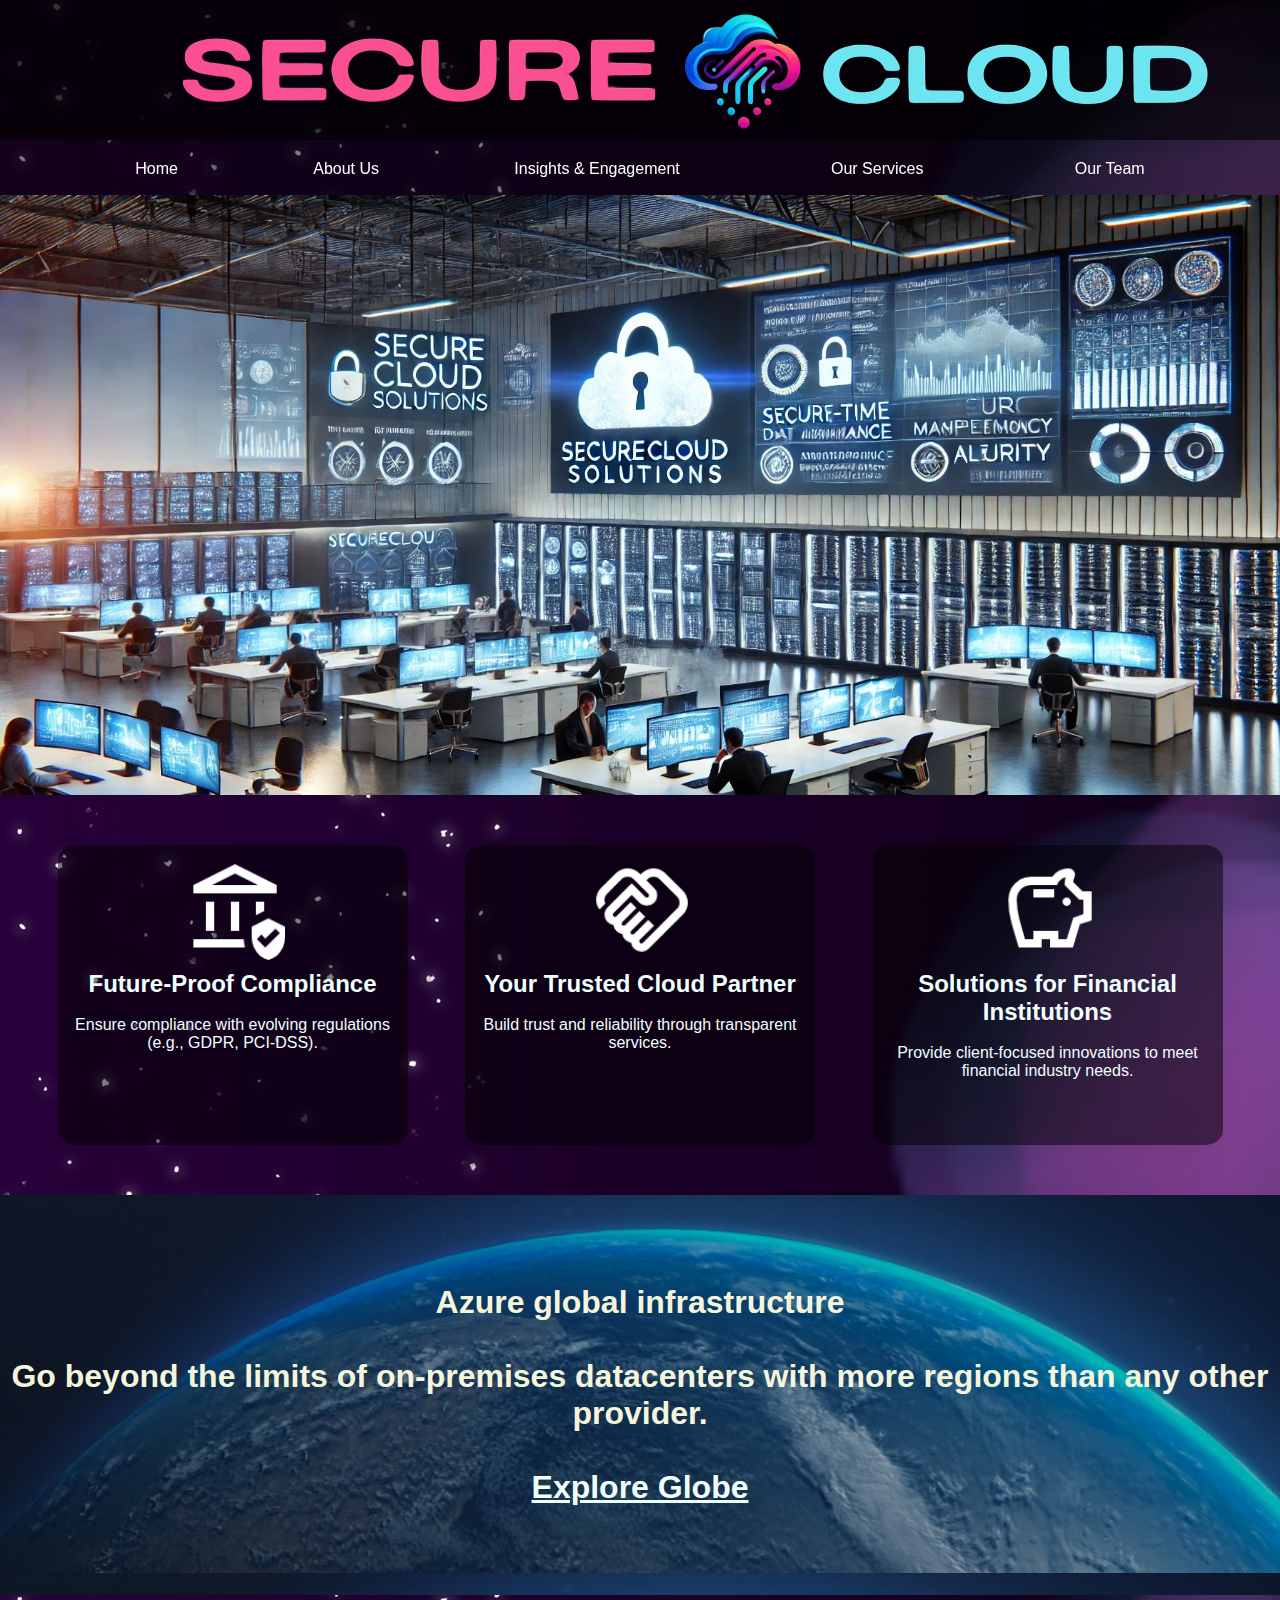
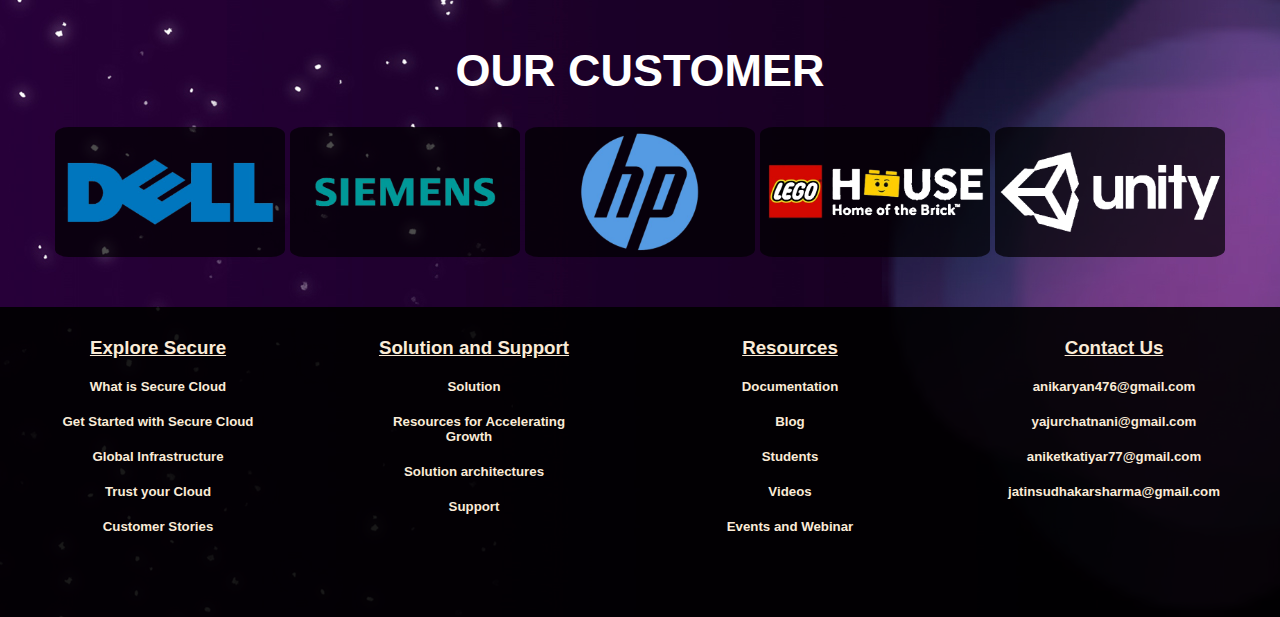
<file: index.html>
<!DOCTYPE html>
<html lang="en">
<head>
    <meta charset="UTF-8">
    <meta name="viewport" content="width=device-width, initial-scale=1.0">
    <title>Home</title>
    <link rel="stylesheet" href="style.css">
</head>
<body>
    <div id="headerlogo">
        <div id="headerlogoalign"></div>
    </div>
    <div id="headertabs">
        <a href="index.html">Home</a>
        <a href="aboutus.html">About Us</a>
        <a href="insight.html">Insights & Engagement</a>
        <div class="dropdown">
            <div class="dropbtn">Our Services</div>
            <div class="dropdown-content">
              
              <a href="cgold.html">C-Gold</a>
              <a href="neuroLock.html">Universal Cloud-Finance System / NeuroLock</a>
              <a href="Problem3.html"> DeCloud-Finance / AIC-Sentinel</a>
              
              <a href="otherProduct.html">Other Products</a>
            </div>
          </div>
        <a href="contact.html">Our Team</a>
    </div>
    <div id="banner"></div>
    <div id="container">
        <div class = "indexcontainer"> 
            <div class="indexcontainericon1"></div>
            
            <h2>Future-Proof Compliance</h2>
    
            <p><br>Ensure compliance with evolving regulations (e.g., GDPR, PCI-DSS).</p>
        </div>
        <div class = "indexcontainer"> 
            <div class="indexcontainericon2"></div>
            <h2>Your Trusted Cloud Partner</h2>
    
            <p><br>Build trust and reliability through transparent services.</p>
        </div>
        <div class = "indexcontainer"> 
            <div class="indexcontainericon3"></div>
            <h2>Solutions for Financial Institutions</h2>
    
            <p><br>Provide client-focused innovations to meet financial industry needs.</p>
        </div>
    </div>
    <div id="globalbanner">
        <center><h1>Azure global infrastructure <br><br>Go beyond the limits of on-premises datacenters with more regions than any other provider.<br><br> <a href="WIP.html">Explore Globe</a></h1></center>
        
    </div>
    <div id="clientwhole">
        <h1 id="ourclientsh1"> OUR CUSTOMER</h1>
        <div id="ourclients">
            <div id="first"></div>
            <div id="sec"></div>
            <div id="third"></div>
            <div id="fourth"></div>
            <div id="fifth"></div>
        </div> 
    </div>
    <div id="footer">
        <div class="block">
            <h3><center><u>Explore Secure</u></center></h3>
            <h5><center><a href="WIP.html">What is Secure Cloud</a></center></h5>
            <h5><center><a href="WIP.html">Get Started with Secure Cloud</a></center></h5>
            <h5><center><a href="WIP.html">Global Infrastructure</a></center></h5>
            <h5><center><a href="WIP.html">Trust your Cloud</a></center></h5>
            <h5><center><a href="WIP.html">Customer Stories</a></center></h5>
        </div>
        <div class="block">
            <h3><center><u>Solution and Support</u></center></h3>
            <h5><center><a href="WIP.html">Solution</a></center></h5>
            <h5><center><a href="WIP.html">Resources for Accelerating Growth</a></center></h5>
            <h5><center><a href="WIP.html">Solution architectures</a></center></h5>
            <h5><center><a href="WIP.html">Support</a></center></h5>
            
        </div>
        <div class="block">
            <h3><center><u>Resources</u></center></h3>
            <h5><center><a href="WIP.html">Documentation</a></center></h5>
            <h5><center><a href="WIP.html">Blog</a></center></h5>
            <h5><center><a href="WIP.html">Students</a></center></h5>
            <h5><center><a href="WIP.html">Videos</a></center></h5>
            <h5><center><a href="WIP.html">Events and Webinar</a></center></h5>
        </div>
        <div class="block">
            <h3><center><u>Contact Us</u></center></h3>
            <h5><center><a href="">anikaryan476@gmail.com</a></center></h5>
            <h5><center><a href="">yajurchatnani@gmail.com</a></center></h5>
            <h5><center><a href="">aniketkatiyar77@gmail.com</a></center></h5>
            <h5><center><a href="">jatinsudhakarsharma@gmail.com</a></center></h5>
        </div>
    </div>
</body>
</html>
</file>
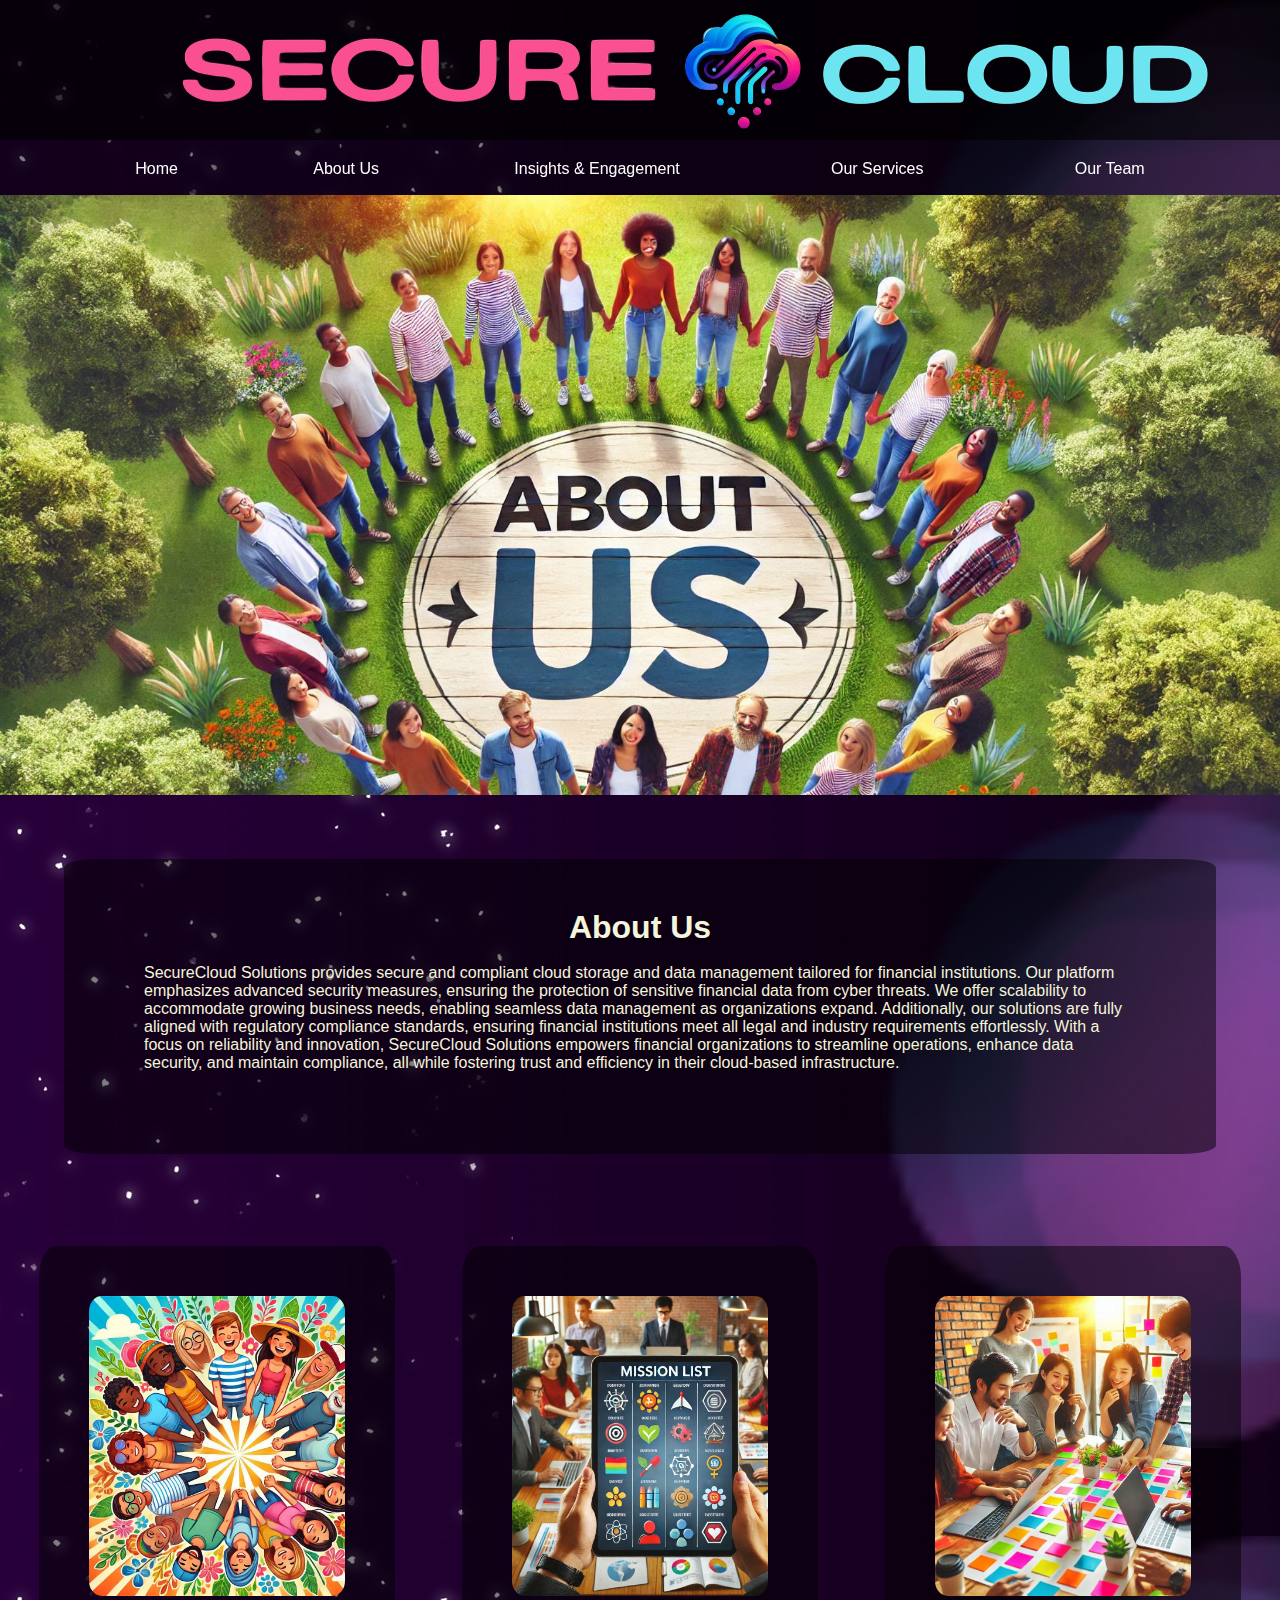
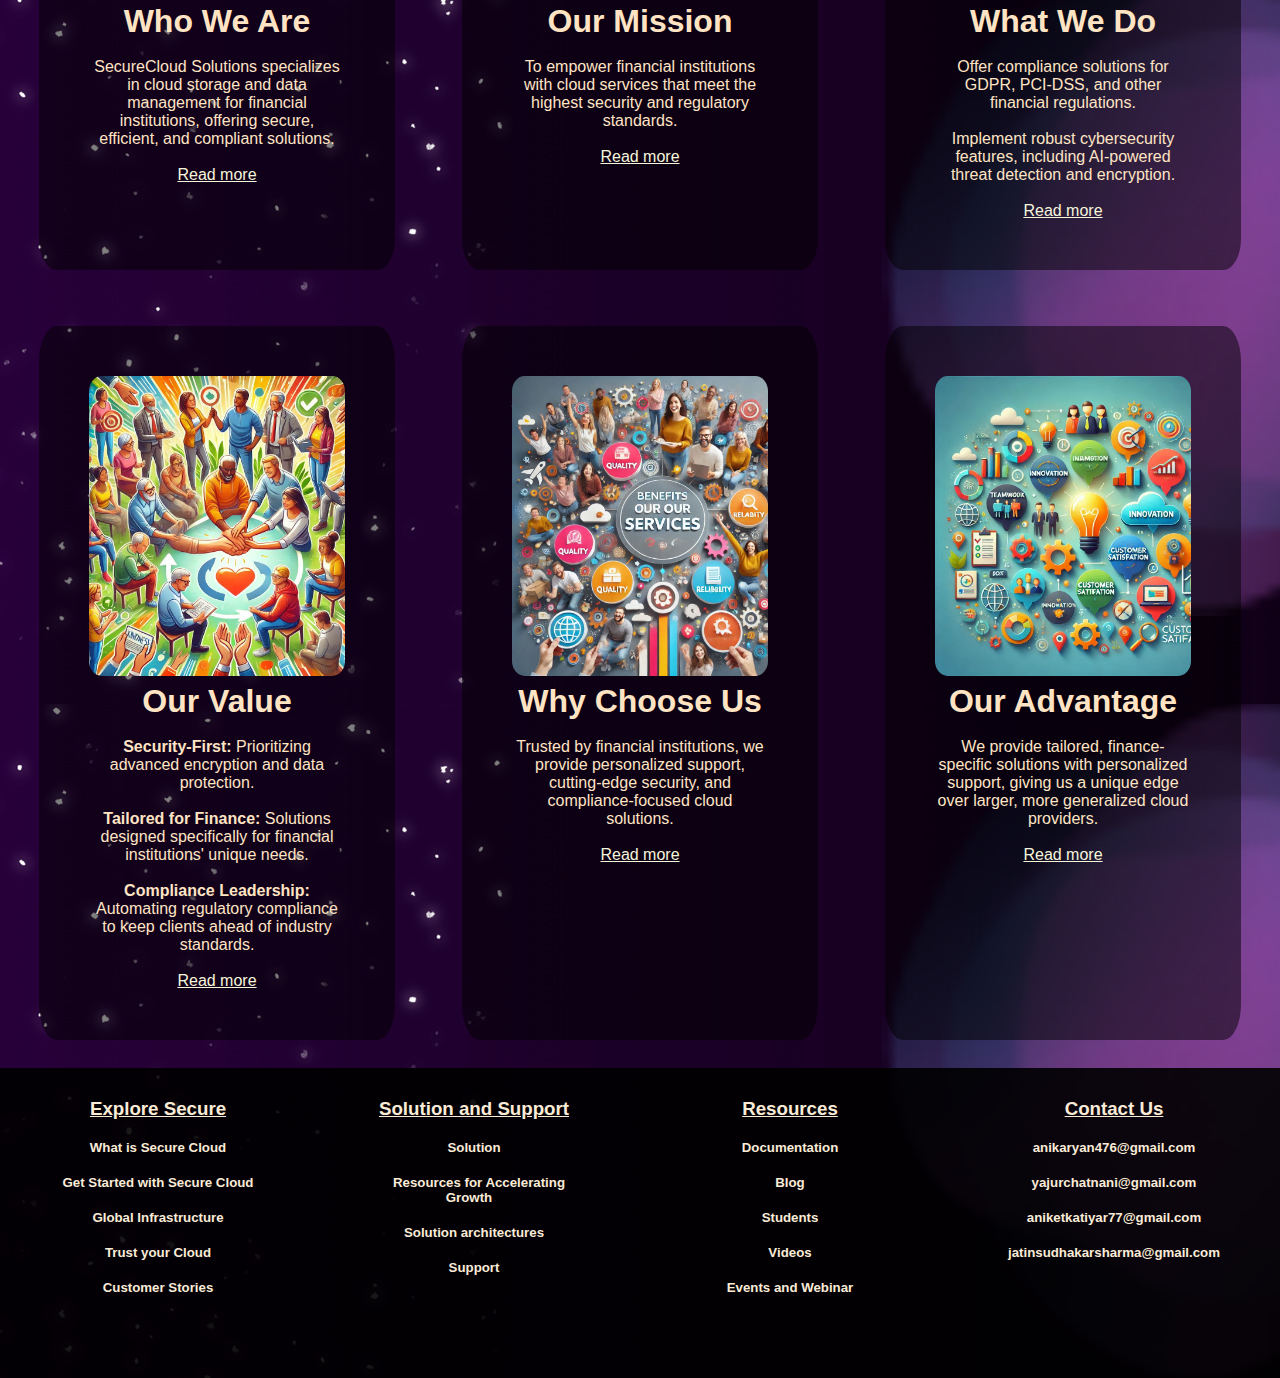
<file: aboutus.html>
<!DOCTYPE html>
<html lang="en">
<head>
    <meta charset="UTF-8">
    <meta name="viewport" content="width=device-width, initial-scale=1.0">
    <title>About Us</title>
    <link rel="stylesheet" href="style.css">
</head>
<body>
    <div id="headerlogo">
        <div id="headerlogoalign"></div>
    </div>
    <div id="headertabs">
        <a href="index.html">Home</a>
        <a href="aboutus.html">About Us</a>
        <a href="insight.html">Insights & Engagement</a>
        <div class="dropdown">
            <div class="dropbtn">Our Services</div>
            <div class="dropdown-content">
              
              <a href="cgold.html">C-Gold</a>
              <a href="neuroLock.html">Universal Cloud-Finance System / NeuroLock</a>
              <a href="Problem3.html"> DeCloud-Finance / AIC-Sentinel</a>
              
              <a href="otherProduct.html">Other Products</a>
            </div>
          </div>
        <a href="contact.html">Our Team</a>
    </div>
    <div id="banneraboutus"></div>
    <div id="aboutus">
        <h1><center>About Us</center></h1>
        <p><br>SecureCloud Solutions provides secure and compliant cloud storage and data management tailored for financial institutions. Our platform emphasizes advanced security measures, ensuring the protection of sensitive financial data from cyber threats. We offer scalability to accommodate growing business needs, enabling seamless data management as organizations expand. Additionally, our solutions are fully aligned with regulatory compliance standards, ensuring financial institutions meet all legal and industry requirements effortlessly. With a focus on reliability and innovation, SecureCloud Solutions empowers financial organizations to streamline operations, enhance data security, and maintain compliance, all while fostering trust and efficiency in their cloud-based infrastructure.</p>
    </div>
    <div id="aboutuscontainerwhole">
    <div class="aboutuscontainer"> 
        <div id="aboutuscontainerimg1"></div>
        <h1>Who We Are</h1>
        <p><br>SecureCloud Solutions specializes in cloud storage and data management for financial institutions, offering secure, efficient, and compliant solutions.<br></p>
        <p><br></p>
        <a href="WIP.html">Read more</a>
    </div>
    <div class="aboutuscontainer"> 
        <div id="aboutuscontainerimg2"></div>
        <h1>Our Mission</h1>
        <p><br>To empower financial institutions with cloud services that meet the highest security and regulatory standards.<br></p>
        <p><br></p>
        <a href="WIP.html">Read more</a>
    </div>
    <div class="aboutuscontainer"> 
        <div id="aboutuscontainerimg3"></div>
        <h1>What We Do</h1>
        <p><br>Offer compliance solutions for GDPR, PCI-DSS, and other financial regulations.<br><br>Implement robust cybersecurity features, including AI-powered threat detection and encryption.<br></p>
        <p><br></p>
        <a href="WIP.html">Read more</a>
    </div>
    </div>
    <div id="aboutuscontainerwhole">
        <div class="aboutuscontainer"> 
            <div id="aboutuscontainerimg4"></div>
            <h1>Our Value</h1>
            <p><br><b>Security-First:</b> Prioritizing advanced encryption and data protection. <br><br><b>Tailored for Finance:</b> Solutions designed specifically for financial institutions' unique needs.<br><br><b>Compliance Leadership:</b> Automating regulatory compliance to keep clients ahead of industry standards.<br></p>
            <p><br></p>
            <a href="WIP.html">Read more</a>
        </div>
        <div class="aboutuscontainer"> 
            <div id="aboutuscontainerimg5"></div>
            <h1>Why Choose Us</h1>
            <p><br>Trusted by financial institutions, we provide personalized support, cutting-edge security, and compliance-focused cloud solutions.<br></p>
            <p><br></p>
            <a href="WIP.html">Read more</a>
        </div>
        <div class="aboutuscontainer"> 
            <div id="aboutuscontainerimg6"></div>
            <h1>Our Advantage</h1>
            <p><br>We provide tailored, finance-specific solutions with personalized support, giving us a unique edge over larger, more generalized cloud providers.<br></p>
            <p><br></p>
            <a href="WIP.html">Read more</a>
        </div>
    </div>
    <div id="footer">
        <div class="block">
            <h3><center><u>Explore Secure</u></center></h3>
            <h5><center><a href="WIP.html">What is Secure Cloud</a></center></h5>
            <h5><center><a href="WIP.html">Get Started with Secure Cloud</a></center></h5>
            <h5><center><a href="WIP.html">Global Infrastructure</a></center></h5>
            <h5><center><a href="WIP.html">Trust your Cloud</a></center></h5>
            <h5><center><a href="WIP.html">Customer Stories</a></center></h5>
        </div>
        <div class="block">
            <h3><center><u>Solution and Support</u></center></h3>
            <h5><center><a href="WIP.html">Solution</a></center></h5>
            <h5><center><a href="WIP.html">Resources for Accelerating Growth</a></center></h5>
            <h5><center><a href="WIP.html">Solution architectures</a></center></h5>
            <h5><center><a href="WIP.html">Support</a></center></h5>
            
        </div>
        <div class="block">
            <h3><center><u>Resources</u></center></h3>
            <h5><center><a href="WIP.html">Documentation</a></center></h5>
            <h5><center><a href="WIP.html">Blog</a></center></h5>
            <h5><center><a href="WIP.html">Students</a></center></h5>
            <h5><center><a href="WIP.html">Videos</a></center></h5>
            <h5><center><a href="WIP.html">Events and Webinar</a></center></h5>
        </div>
        <div class="block">
            <h3><center><u>Contact Us</u></center></h3>
            <h5><center><a href="">anikaryan476@gmail.com</a></center></h5>
            <h5><center><a href="">yajurchatnani@gmail.com</a></center></h5>
            <h5><center><a href="">aniketkatiyar77@gmail.com</a></center></h5>
            <h5><center><a href="">jatinsudhakarsharma@gmail.com</a></center></h5>
        </div>
    </div>
</body>
</html>
</file>
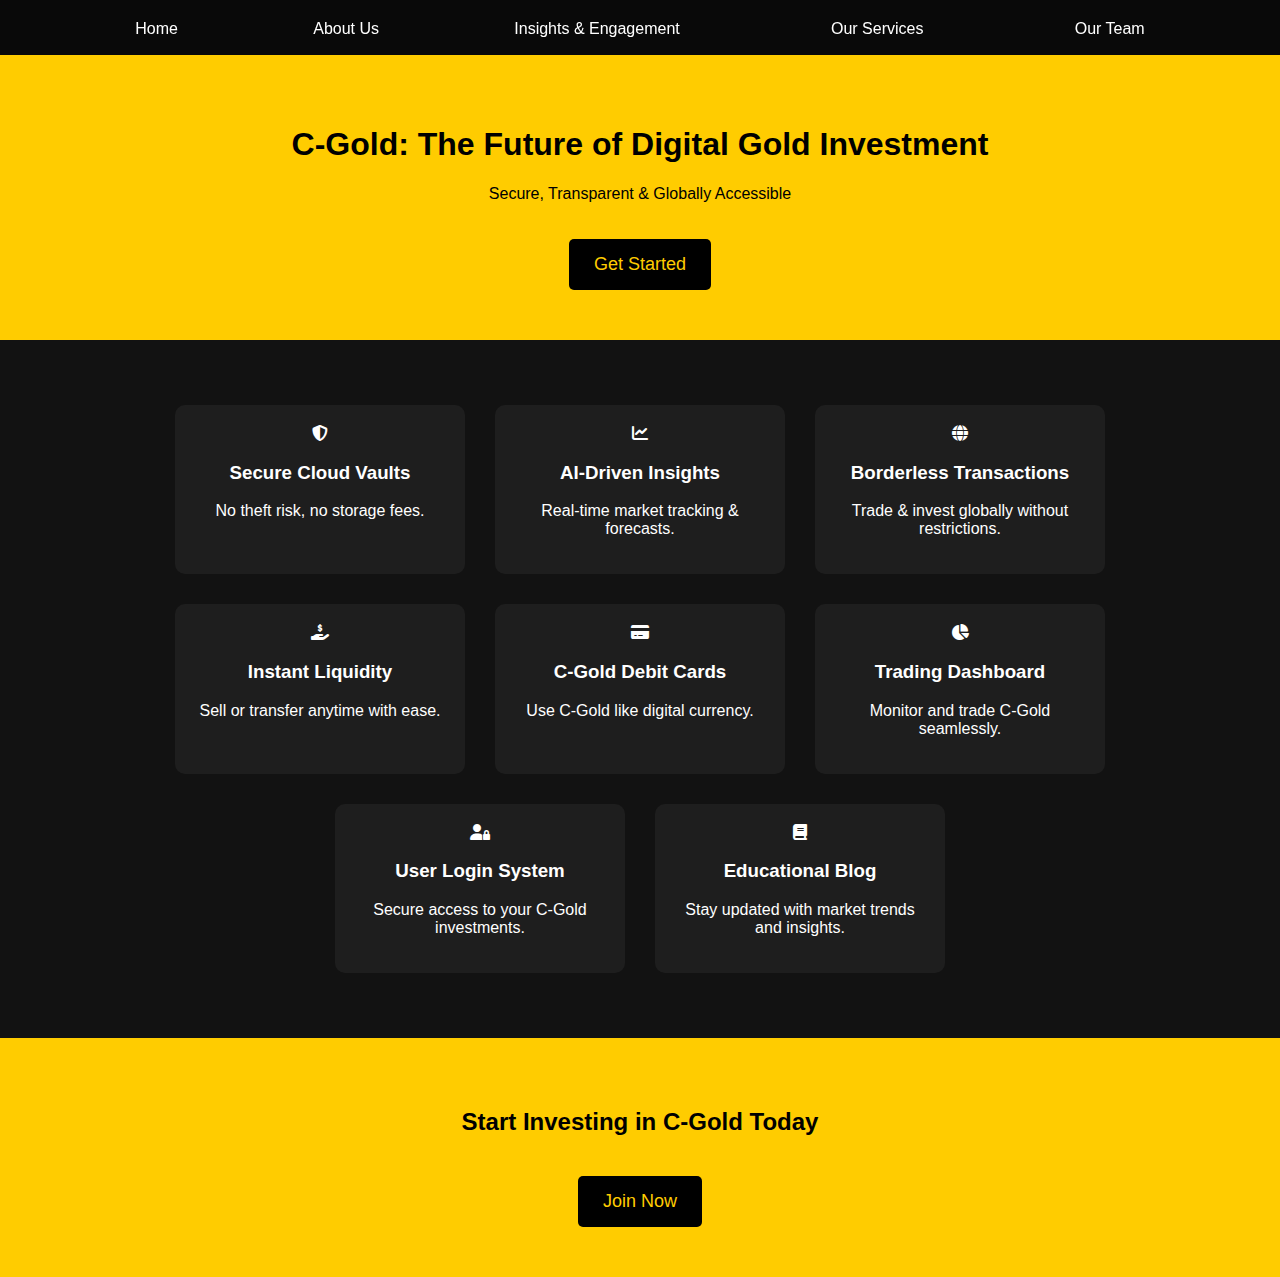
<file: cgold.html>
<!DOCTYPE html>
<html lang="en">
<head>
    <meta charset="UTF-8">
    <meta name="viewport" content="width=device-width, initial-scale=1.0">
    <title>C-Gold: The Future of Digital Gold Investment</title>
    <link rel="stylesheet" href="styles1.css">
    <link rel="stylesheet" href="https://cdnjs.cloudflare.com/ajax/libs/font-awesome/6.4.2/css/all.min.css">
</head>
<body>
    <div id="headertabs">
        <a href="index.html">Home</a>
        <a href="aboutus.html">About Us</a>
        <a href="insight.html">Insights & Engagement</a>
        <div class="dropdown">
            <div class="dropbtn">Our Services</div>
            <div class="dropdown-content">
              
              <a href="cgold.html">C-Gold</a>
              <a href="neuroLock.html">Universal Cloud-Finance System / NeuroLock</a>
              <a href="Problem3.html"> DeCloud-Finance / AIC-Sentinel</a>
              
              <a href="otherProduct.html">Other Products</a>
            </div>
          </div>
        <a href="contact.html">Our Team</a>
    </div>
    <header>
        <h1>C-Gold: The Future of Digital Gold Investment</h1>
        <p>Secure, Transparent & Globally Accessible</p>
        <button class="cta-button">Get Started</button>
    </header>
    
    <section class="features">
        <div class="feature">
            <i class="fas fa-shield-alt"></i>
            <h3>Secure Cloud Vaults</h3>
            <p>No theft risk, no storage fees.</p>
        </div>
        <div class="feature">
            <i class="fas fa-chart-line"></i>
            <h3>AI-Driven Insights</h3>
            <p>Real-time market tracking & forecasts.</p>
        </div>
        <div class="feature">
            <i class="fas fa-globe"></i>
            <h3>Borderless Transactions</h3>
            <p>Trade & invest globally without restrictions.</p>
        </div>
        <div class="feature">
            <i class="fas fa-hand-holding-usd"></i>
            <h3>Instant Liquidity</h3>
            <p>Sell or transfer anytime with ease.</p>
        </div>
        <div class="feature">
            <i class="fas fa-credit-card"></i>
            <h3>C-Gold Debit Cards</h3>
            <p>Use C-Gold like digital currency.</p>
        </div>
        <div class="feature">
            <i class="fas fa-chart-pie"></i>
            <h3>Trading Dashboard</h3>
            <p>Monitor and trade C-Gold seamlessly.</p>
        </div>
        <div class="feature">
            <i class="fas fa-user-lock"></i>
            <h3>User Login System</h3>
            <p>Secure access to your C-Gold investments.</p>
        </div>
        <div class="feature">
            <i class="fas fa-book"></i>
            <h3>Educational Blog</h3>
            <p>Stay updated with market trends and insights.</p>
        </div>
    </section>
    
    <section class="cta-section">
        <h2>Start Investing in C-Gold Today</h2>
        <button class="cta-button">Join Now</button>
    </section>

    <script>
        document.addEventListener("DOMContentLoaded", function () {
            const ctaButtons = document.querySelectorAll(".cta-button");
    
            ctaButtons.forEach(button => {
                button.addEventListener("click", function () {
                    alert("Welcome to C-Gold! Start investing today.");
                });
            });
        });
    </script>
</body>
</html>
</file>
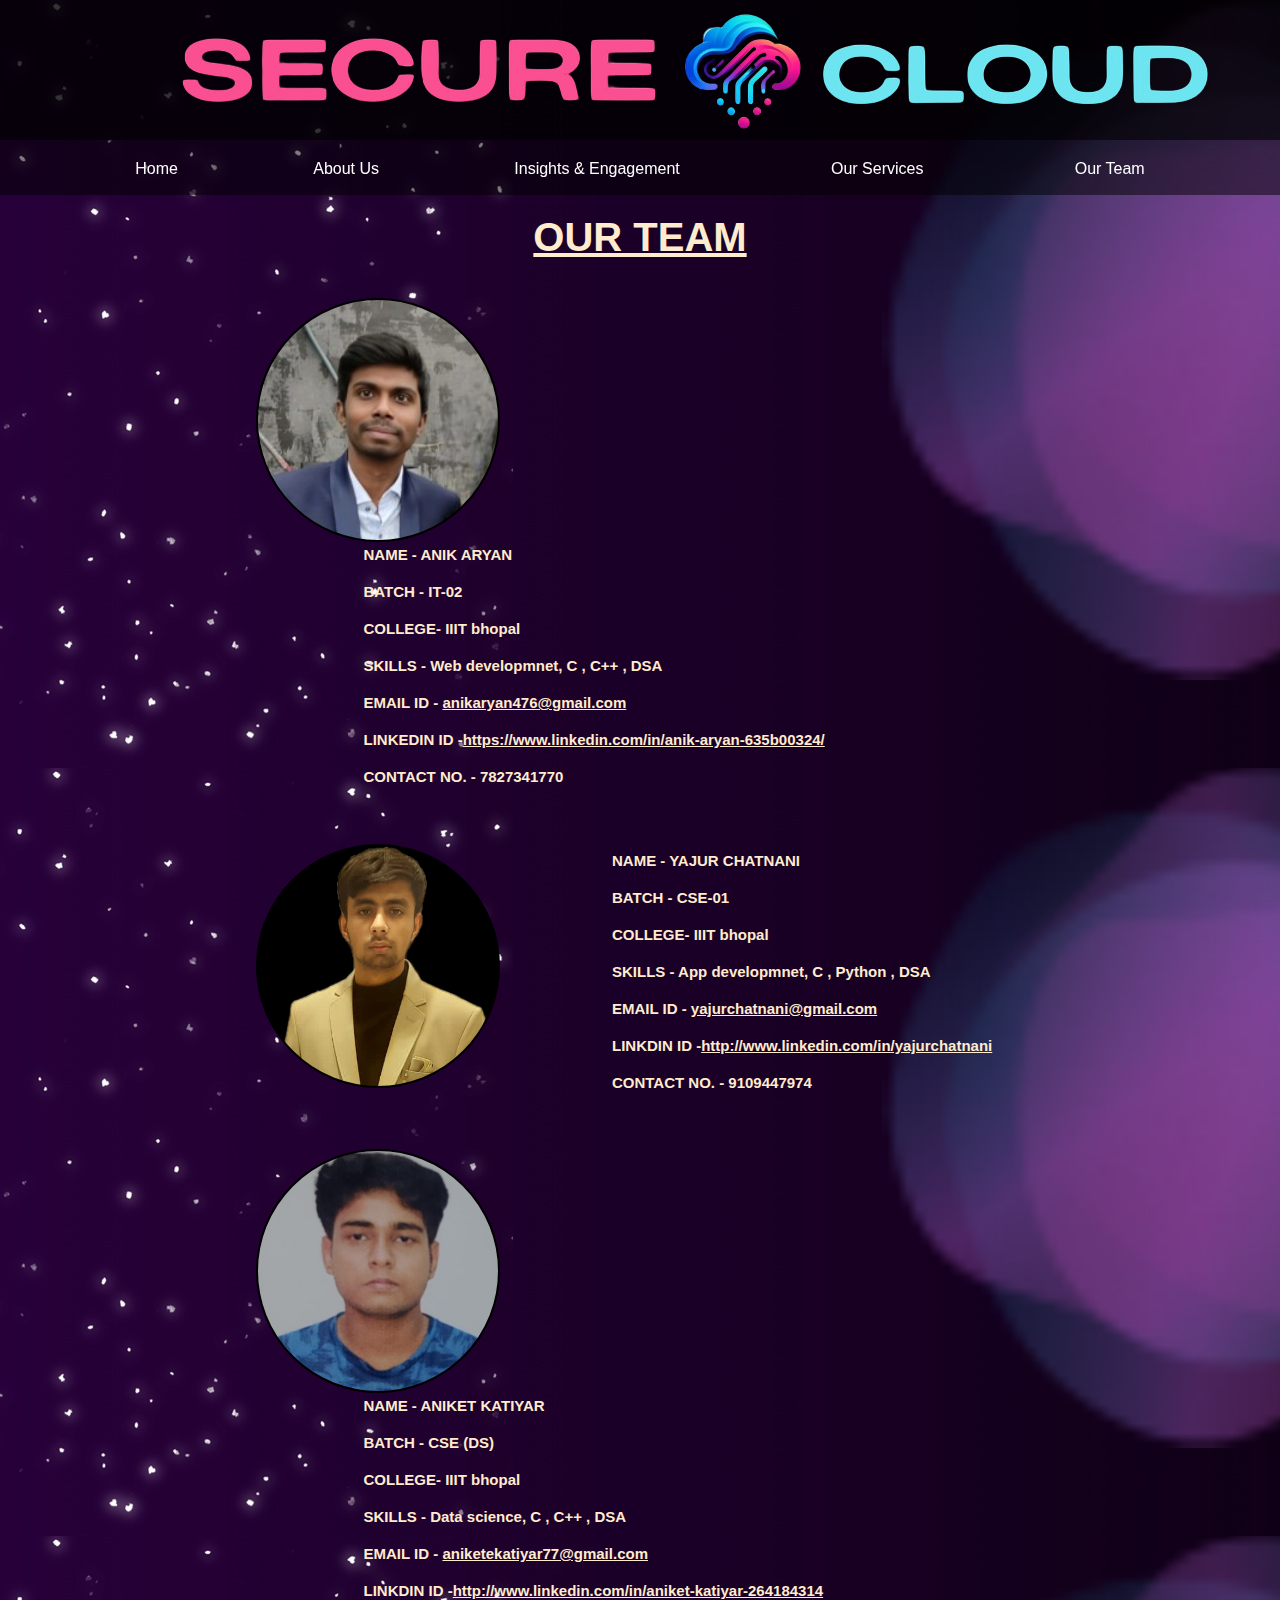
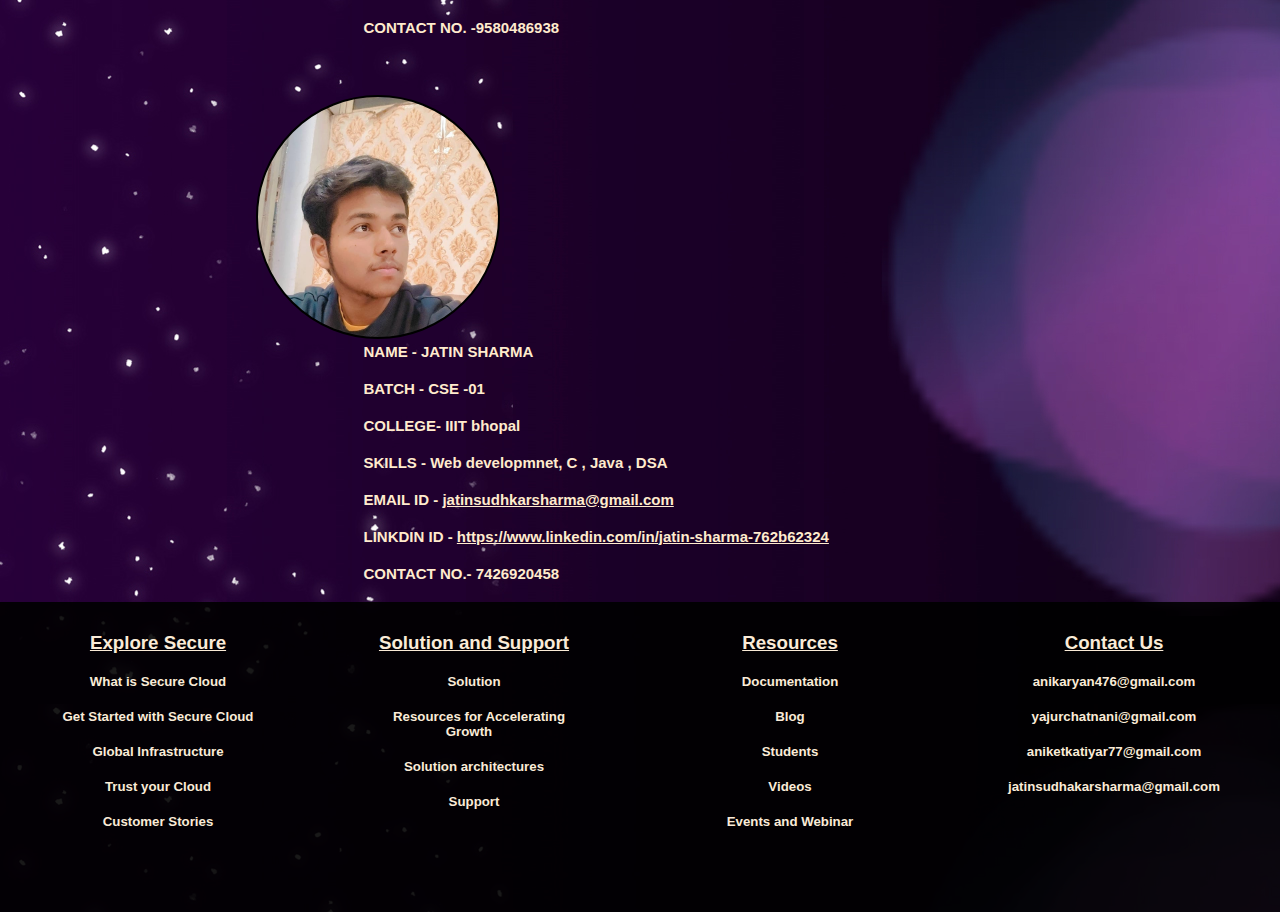
<file: contact.html>
<!DOCTYPE html>
<html lang="en">
<head>
    <meta charset="UTF-8">
    <meta name="viewport" content="width=device-width, initial-scale=1.0">
    <title>Contact Us</title>
    <link rel="stylesheet" href="style.css">
</head>
<body>
    <div id="headerlogo">
        <div id="headerlogoalign"></div>
    </div>
    <div id="headertabs">
        <a href="index.html">Home</a>
        <a href="aboutus.html">About Us</a>
        <a href="insight.html">Insights & Engagement</a>
        <div class="dropdown">
            <div class="dropbtn">Our Services</div>
            <div class="dropdown-content">
              
              <a href="cgold.html">C-Gold</a>
              <a href="neuroLock.html">Universal Cloud-Finance System / NeuroLock</a>
              <a href="Problem3.html"> DeCloud-Finance / AIC-Sentinel</a>
              
              <a href="otherProduct.html">Other Products</a>
            </div>
          </div>
        <a href="contact.html">Our Team</a>
    </div>
    <h1 id="teamh1"> OUR TEAM </h1>

    <div class="contactname">
        
        
        <div id="img_member1"></div>
        
            <div class="info"> 
                <h4> NAME - ANIK ARYAN</h4>
                <h4> BATCH - IT-02 </h4>
                <h4> COLLEGE- IIIT bhopal</h4>
                <h4> SKILLS - Web developmnet, C , C++ , DSA</h4>
                <h4> EMAIL ID - <a id="link" href="id">anikaryan476@gmail.com</a></h4>
                <h4> LINKEDIN ID -<a id="link" href="identity">https://www.linkedin.com/in/anik-aryan-635b00324/</a></h4>
                <h4> CONTACT NO. - 7827341770</h4>
           
           
            </div>
        
    </div>
    <div class="contactname">
        <div id="img_member2">

        </div>
        
        <div class="info">
           <h4> NAME - YAJUR CHATNANI</h4>
           <h4> BATCH - CSE-01</h4>
           <h4> COLLEGE- IIIT bhopal</h4>
           <h4> SKILLS - App developmnet, C , Python , DSA</h4>
           <h4> EMAIL ID - <a id="link" href="id">yajurchatnani@gmail.com</a></h4>
           <h4> LINKDIN ID -<a id="link" href="identity">http://www.linkedin.com/in/yajurchatnani</a> </h4>
           <h4> CONTACT NO. - 9109447974</h4>
           
        </div>
    </div>
    <div class="contactname">
        <div id="img_member3">
     
        </div>
        <div class="info">
           <h4> NAME - ANIKET KATIYAR</h4>
           <h4> BATCH - CSE (DS)</h4>
           <h4> COLLEGE- IIIT bhopal</h4>
           <h4> SKILLS - Data science, C , C++ , DSA</h4>
           <h4> EMAIL ID - <a id="link" href="id">aniketekatiyar77@gmail.com</a></h4>
           <h4> LINKDIN ID -<a id="link" href="identity">http://www.linkedin.com/in/aniket-katiyar-264184314</a> </h4>
           <h4> CONTACT NO. -9580486938 </h4>
           
        </div>
    </div>
    <div class="contactname">
        <div id="img_member4">

        </div>
        
        <div class="info">
           <h4> NAME - JATIN SHARMA</h4>
           <h4> BATCH - CSE -01 </h4>
           <h4> COLLEGE- IIIT bhopal</h4>
           <h4> SKILLS - Web developmnet, C , Java , DSA</h4>
           <h4> EMAIL ID - <a id="link" href="id">jatinsudhkarsharma@gmail.com</a></h4>
           <h4> LINKDIN ID - <a id="link" href="identity">https://www.linkedin.com/in/jatin-sharma-762b62324</a></h4>
           <h4> CONTACT NO.- 7426920458</h4>
           
        </div>
    </div>
    <div id="footer">
        <div class="block">
            <h3><center><u>Explore Secure</u></center></h3>
            <h5><center><a href="WIP.html">What is Secure Cloud</a></center></h5>
            <h5><center><a href="WIP.html">Get Started with Secure Cloud</a></center></h5>
            <h5><center><a href="WIP.html">Global Infrastructure</a></center></h5>
            <h5><center><a href="WIP.html">Trust your Cloud</a></center></h5>
            <h5><center><a href="WIP.html">Customer Stories</a></center></h5>
        </div>
        <div class="block">
            <h3><center><u>Solution and Support</u></center></h3>
            <h5><center><a href="WIP.html">Solution</a></center></h5>
            <h5><center><a href="WIP.html">Resources for Accelerating Growth</a></center></h5>
            <h5><center><a href="WIP.html">Solution architectures</a></center></h5>
            <h5><center><a href="WIP.html">Support</a></center></h5>
            
        </div>
        <div class="block">
            <h3><center><u>Resources</u></center></h3>
            <h5><center><a href="WIP.html">Documentation</a></center></h5>
            <h5><center><a href="WIP.html">Blog</a></center></h5>
            <h5><center><a href="WIP.html">Students</a></center></h5>
            <h5><center><a href="WIP.html">Videos</a></center></h5>
            <h5><center><a href="WIP.html">Events and Webinar</a></center></h5>
        </div>
        <div class="block">
            <h3><center><u>Contact Us</u></center></h3>
            <h5><center><a href="">anikaryan476@gmail.com</a></center></h5>
            <h5><center><a href="">yajurchatnani@gmail.com</a></center></h5>
            <h5><center><a href="">aniketkatiyar77@gmail.com</a></center></h5>
            <h5><center><a href="">jatinsudhakarsharma@gmail.com</a></center></h5>
        </div>
    </div>
</body>
</html>
</file>
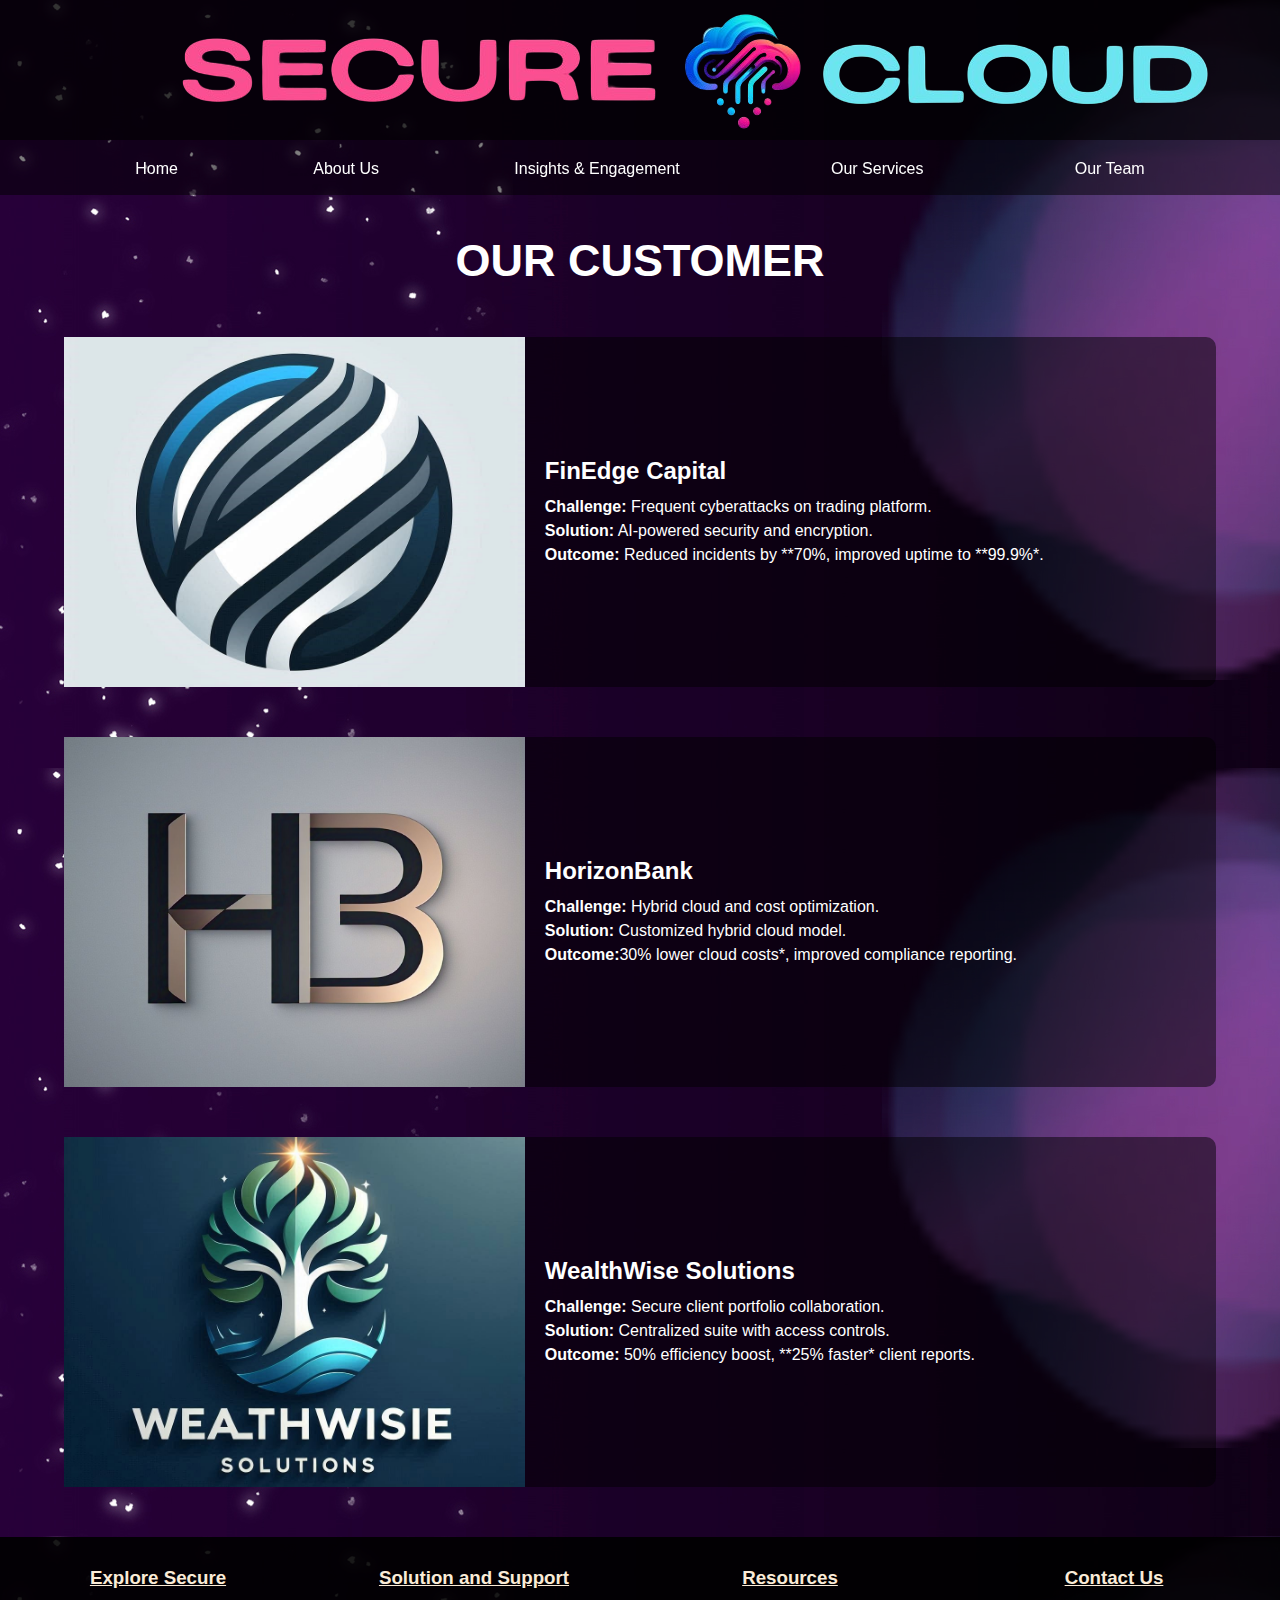
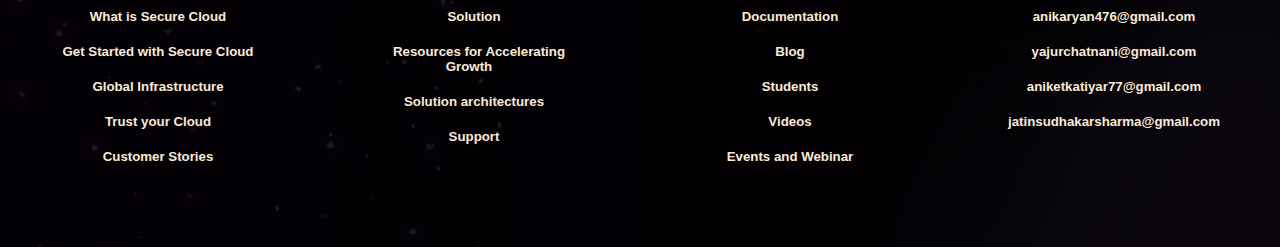
<file: insight.html>
<!DOCTYPE html>
<html lang="en">
<head>
    <meta charset="UTF-8">
    <meta name="viewport" content="width=device-width, initial-scale=1.0">
    <title>Insights & Engagement</title>
    <link rel="stylesheet" href="style.css">
</head>
<body>
    <div id="headerlogo">
        <div id="headerlogoalign"></div>
    </div>
    <div id="headertabs">
        <a href="index.html">Home</a>
        <a href="aboutus.html">About Us</a>
        <a href="insight.html">Insights & Engagement</a>
        <div class="dropdown">
            <div class="dropbtn">Our Services</div>
            <div class="dropdown-content">
              
              <a href="cgold.html">C-Gold</a>
              <a href="neuroLock.html">Universal Cloud-Finance System / NeuroLock</a>
              <a href="Problem3.html"> DeCloud-Finance / AIC-Sentinel</a>
              
              <a href="otherProduct.html">Other Products</a>
            </div>
          </div>
        <a href="contact.html">Our Team</a>
    </div>
    <h1 id="ourclientsh12"> OUR CUSTOMER</h1>
    <div id="missioboxwhole">
        <div class="missionbox">
        <img src="fin.jpeg" alt="Sample Image">
            <div class="missioncontent">
                <h2>FinEdge Capital</h2>
                <p><b>Challenge:</b> Frequent cyberattacks on trading platform.<br><b>Solution:</b> AI-powered security and encryption.</br><b>Outcome:</b> Reduced incidents by **70%, improved uptime to **99.9%*.</p>
            </div>
        </div>
    </div> 
    <div id="missioboxwhole">
        <div class="missionbox">
        <img src="hb.jpeg" alt="Sample Image">
            <div class="missioncontent">
                <h2>HorizonBank</h2>
                <p><b>Challenge:</b> Hybrid cloud and cost optimization.<br><b>Solution:</b> Customized hybrid cloud model.<br><b>Outcome:</b>30% lower cloud costs*, improved compliance reporting.</p>
            </div>
        </div>
    </div> 
    <div id="missioboxwhole">
        <div class="missionbox">
        <img src="Wealthwise.jpeg" alt="Sample Image">
            <div class="missioncontent">
                <h2>WealthWise Solutions</h2>
                <p><b>Challenge:</b> Secure client portfolio collaboration.<br><b>Solution:</b> Centralized suite with access controls.<br><b>Outcome:</b> 50% efficiency boost, **25% faster* client reports.</p>
            </div>
        </div>
    </div> 
    <div id="footer">
        <div class="block">
            <h3><center><u>Explore Secure</u></center></h3>
            <h5><center><a href="WIP.html">What is Secure Cloud</a></center></h5>
            <h5><center><a href="WIP.html">Get Started with Secure Cloud</a></center></h5>
            <h5><center><a href="WIP.html">Global Infrastructure</a></center></h5>
            <h5><center><a href="WIP.html">Trust your Cloud</a></center></h5>
            <h5><center><a href="WIP.html">Customer Stories</a></center></h5>
        </div>
        <div class="block">
            <h3><center><u>Solution and Support</u></center></h3>
            <h5><center><a href="WIP.html">Solution</a></center></h5>
            <h5><center><a href="WIP.html">Resources for Accelerating Growth</a></center></h5>
            <h5><center><a href="WIP.html">Solution architectures</a></center></h5>
            <h5><center><a href="WIP.html">Support</a></center></h5>
            
        </div>
        <div class="block">
            <h3><center><u>Resources</u></center></h3>
            <h5><center><a href="WIP.html">Documentation</a></center></h5>
            <h5><center><a href="WIP.html">Blog</a></center></h5>
            <h5><center><a href="WIP.html">Students</a></center></h5>
            <h5><center><a href="WIP.html">Videos</a></center></h5>
            <h5><center><a href="WIP.html">Events and Webinar</a></center></h5>
        </div>
        <div class="block">
            <h3><center><u>Contact Us</u></center></h3>
            <h5><center><a href="">anikaryan476@gmail.com</a></center></h5>
            <h5><center><a href="">yajurchatnani@gmail.com</a></center></h5>
            <h5><center><a href="">aniketkatiyar77@gmail.com</a></center></h5>
            <h5><center><a href="">jatinsudhakarsharma@gmail.com</a></center></h5>
        </div>
    </div>
</body>
</html>
</file>
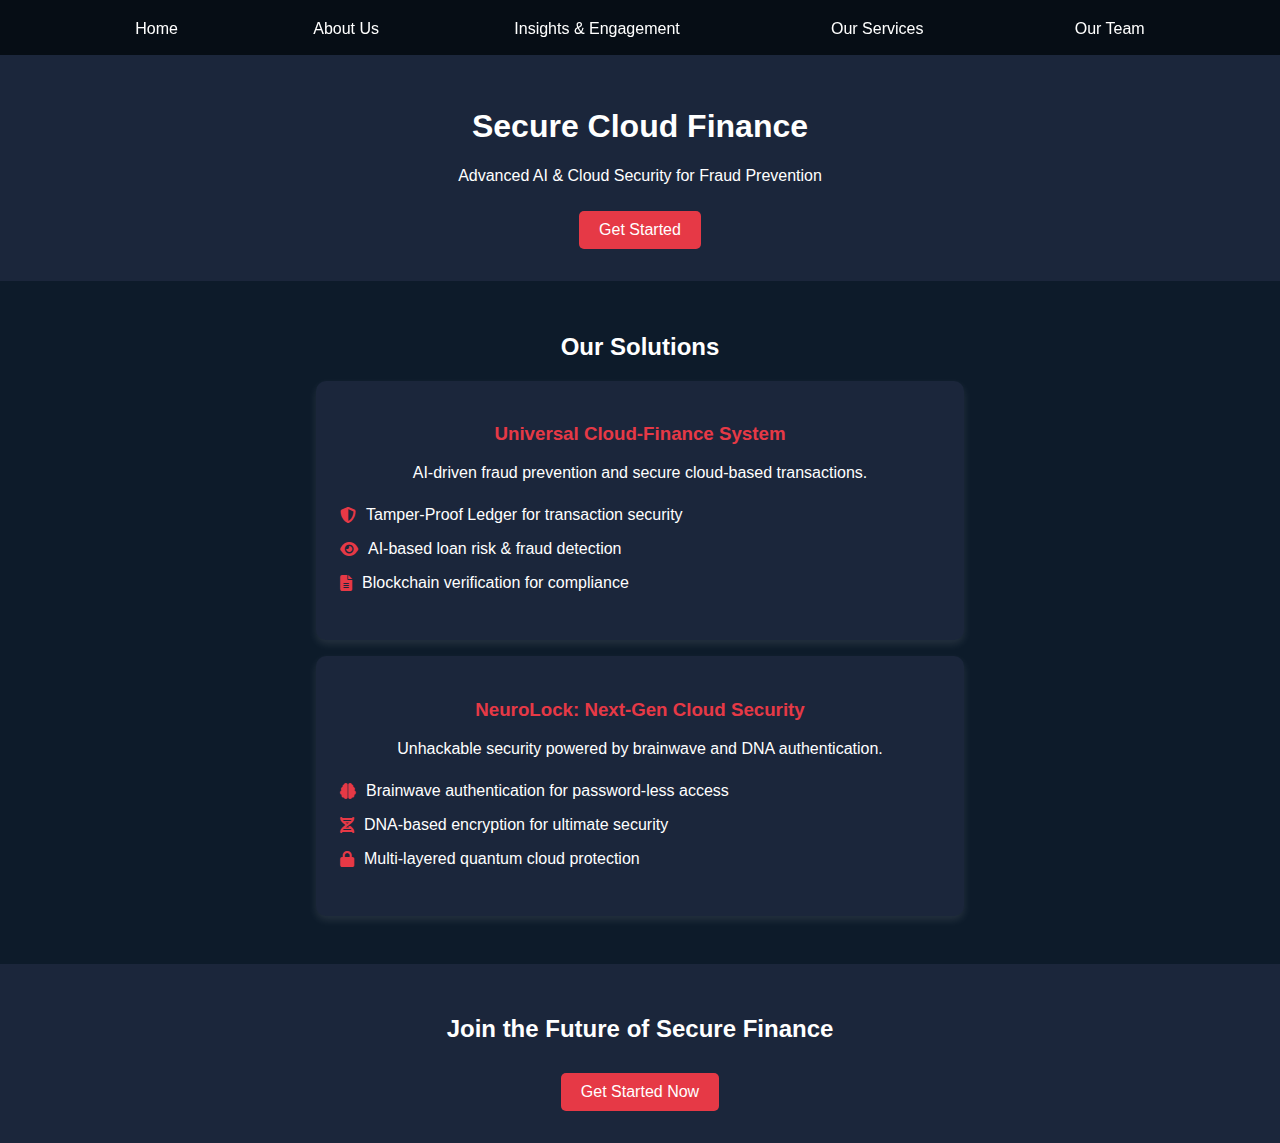
<file: neuroLock.html>
<!DOCTYPE html>
<html lang="en">
<head>
    <meta charset="UTF-8">
    <meta name="viewport" content="width=device-width, initial-scale=1.0">
    <title>Secure Cloud Finance</title>
    <link rel="stylesheet" href="https://cdnjs.cloudflare.com/ajax/libs/font-awesome/6.4.2/css/all.min.css">
    <style>
        body {
            font-family: Arial, sans-serif;
            margin: 0;
            padding: 0;
            background-color: #0d1b2a;
            color: #ffffff;
        }
        #headertabs{
    width: auto;
    height: 55px;
    background-color: rgba(0,0,0, 0.5);
    display: flex;
    justify-content: space-evenly;
    top: 0;
    position: sticky;
}
#headertabs a{
    color: white;
    text-decoration: none;
    margin-top: 20px;
}
.dropbtn {
    margin-top: 4px;
    color: white;
    padding: 16px;
    font-size: 16px;
    border: none;
  }
  
.dropdown {
    position: relative;
    display: inline-block;
}
.dropdown-content {
    display: none;
    position: absolute;
    background-color: rgba(0,0,0, 0.7);
    min-width: 160px;
    z-index: 1;
}
.dropdown-content a {
    color: black;
    padding: 12px 16px;
    text-decoration: none;
    display: block;
}
.dropdown-content a:hover {background-color: rgba(0,0,0, 0.9);}
.dropdown:hover .dropdown-content {display: block;}
        header {
            background: #1b263b;
            color: white;
            text-align: center;
            padding: 2rem 1rem;
        }
        .cta-button {
            background: #e63946;
            color: white;
            border: none;
            padding: 10px 20px;
            cursor: pointer;
            font-size: 1rem;
            margin-top: 10px;
            border-radius: 5px;
            transition: background 0.3s;
        }
        .cta-button:hover {
            background: #b71c1c;
        }
        .solutions {
            text-align: center;
            padding: 2rem;
        }
        .solution {
            background: #1b263b;
            margin: 1rem auto;
            padding: 1.5rem;
            border-radius: 10px;
            box-shadow: 0 4px 8px rgba(255, 255, 255, 0.1);
            max-width: 600px;
        }
        .solution h3 {
            color: #e63946;
        }
        .solution ul {
            list-style: none;
            padding: 0;
        }
        .solution li {
            padding: 0.5rem 0;
            display: flex;
            align-items: center;
        }
        .solution li i {
            margin-right: 10px;
            color: #e63946;
        }
        .cta-section {
            text-align: center;
            padding: 2rem;
            background: #1b263b;
            color: white;
        }
    </style>
</head>
<body>
    <div id="headertabs">
        <a href="index.html">Home</a>
        <a href="aboutus.html">About Us</a>
        <a href="insight.html">Insights & Engagement</a>
        <div class="dropdown">
            <div class="dropbtn">Our Services</div>
            <div class="dropdown-content">
              
              <a href="cgold.html">C-Gold</a>
              <a href="neuroLock.html">Universal Cloud-Finance System / NeuroLock</a>
              <a href="Problem3.html"> DeCloud-Finance / AIC-Sentinel</a>
              
              <a href="otherProduct.html">Other Products</a>
            </div>
          </div>
        <a href="contact.html">Our Team</a>
    </div>
    <header>
        <h1>Secure Cloud Finance</h1>
        <p>Advanced AI & Cloud Security for Fraud Prevention</p>
        <button class="cta-button">Get Started</button>
    </header>
    
    <section class="solutions">
        <h2>Our Solutions</h2>
        <div class="solution">
            <h3>Universal Cloud-Finance System</h3>
            <p>AI-driven fraud prevention and secure cloud-based transactions.</p>
            <ul>
                <li><i class="fas fa-shield-alt"></i> Tamper-Proof Ledger for transaction security</li>
                <li><i class="fas fa-eye"></i> AI-based loan risk & fraud detection</li>
                <li><i class="fas fa-file-alt"></i> Blockchain verification for compliance</li>
            </ul>
        </div>
        <div class="solution">
            <h3>NeuroLock: Next-Gen Cloud Security</h3>
            <p>Unhackable security powered by brainwave and DNA authentication.</p>
            <ul>
                <li><i class="fas fa-brain"></i> Brainwave authentication for password-less access</li>
                <li><i class="fas fa-dna"></i> DNA-based encryption for ultimate security</li>
                <li><i class="fas fa-lock"></i> Multi-layered quantum cloud protection</li>
            </ul>
        </div>
    </section>
    
    <section class="cta-section">
        <h2>Join the Future of Secure Finance</h2>
        <button class="cta-button">Get Started Now</button>
    </section>

    <script>
        document.addEventListener("DOMContentLoaded", function () {
            const ctaButtons = document.querySelectorAll(".cta-button");
    
            ctaButtons.forEach(button => {
                button.addEventListener("click", function () {
                    alert("Welcome to Secure Cloud Finance! Your journey to fraud-free finance begins now.");
                });
            });
        });
    </script>
</body>
</html>
</file>
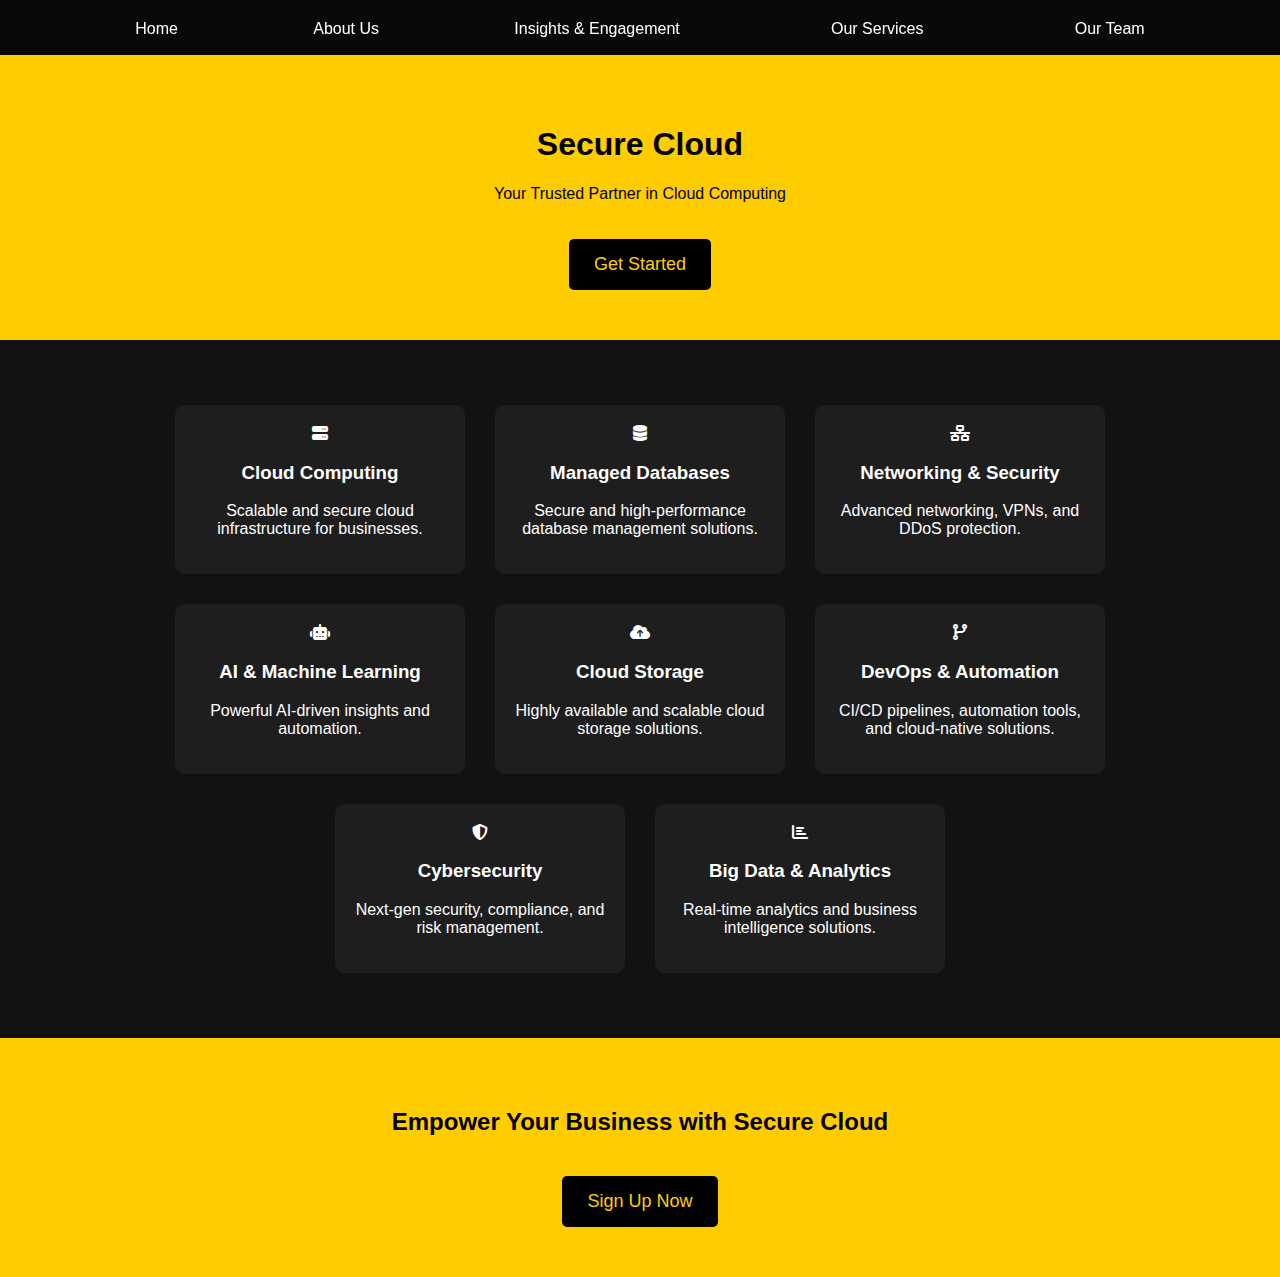
<file: otherProduct.html>
<!DOCTYPE html>
<html lang="en">
<head>
    <meta charset="UTF-8">
    <meta name="viewport" content="width=device-width, initial-scale=1.0">
    <title>Secure Cloud - The Future of Cloud Computing</title>
    <link rel="stylesheet" href="styles1.css">
    <link rel="stylesheet" href="https://cdnjs.cloudflare.com/ajax/libs/font-awesome/6.4.2/css/all.min.css">
</head>
<body>
    <div id="headertabs">
        <a href="index.html">Home</a>
        <a href="aboutus.html">About Us</a>
        <a href="insight.html">Insights & Engagement</a>
        <div class="dropdown">
            <div class="dropbtn">Our Services</div>
            <div class="dropdown-content">
              
              <a href="cgold.html">C-Gold</a>
              <a href="neuroLock.html">Universal Cloud-Finance System / NeuroLock</a>
              <a href="Problem3.html"> DeCloud-Finance / AIC-Sentinel</a>
              
              <a href="otherProduct.html">Other Products</a>
            </div>
          </div>
        <a href="contact.html">Our Team</a>
    </div>
    <header>
        <h1>Secure Cloud</h1>
        <p>Your Trusted Partner in Cloud Computing</p>
        <button class="cta-button">Get Started</button>
    </header>
    
    <section class="features">
        <div class="feature">
            <i class="fas fa-server"></i>
            <h3>Cloud Computing</h3>
            <p>Scalable and secure cloud infrastructure for businesses.</p>
        </div>
        <div class="feature">
            <i class="fas fa-database"></i>
            <h3>Managed Databases</h3>
            <p>Secure and high-performance database management solutions.</p>
        </div>
        <div class="feature">
            <i class="fas fa-network-wired"></i>
            <h3>Networking & Security</h3>
            <p>Advanced networking, VPNs, and DDoS protection.</p>
        </div>
        <div class="feature">
            <i class="fas fa-robot"></i>
            <h3>AI & Machine Learning</h3>
            <p>Powerful AI-driven insights and automation.</p>
        </div>
        <div class="feature">
            <i class="fas fa-cloud-upload-alt"></i>
            <h3>Cloud Storage</h3>
            <p>Highly available and scalable cloud storage solutions.</p>
        </div>
        <div class="feature">
            <i class="fas fa-code-branch"></i>
            <h3>DevOps & Automation</h3>
            <p>CI/CD pipelines, automation tools, and cloud-native solutions.</p>
        </div>
        <div class="feature">
            <i class="fas fa-shield-alt"></i>
            <h3>Cybersecurity</h3>
            <p>Next-gen security, compliance, and risk management.</p>
        </div>
        <div class="feature">
            <i class="fas fa-chart-bar"></i>
            <h3>Big Data & Analytics</h3>
            <p>Real-time analytics and business intelligence solutions.</p>
        </div>
    </section>
    
    <section class="cta-section">
        <h2>Empower Your Business with Secure Cloud</h2>
        <button class="cta-button">Sign Up Now</button>
    </section>

    <script>
        document.addEventListener("DOMContentLoaded", function () {
            const ctaButtons = document.querySelectorAll(".cta-button");
    
            ctaButtons.forEach(button => {
                button.addEventListener("click", function () {
                    alert("Welcome to Secure Cloud! Start your cloud journey today.");
                });
            });
        });
    </script>
</body>
</html>
</file>
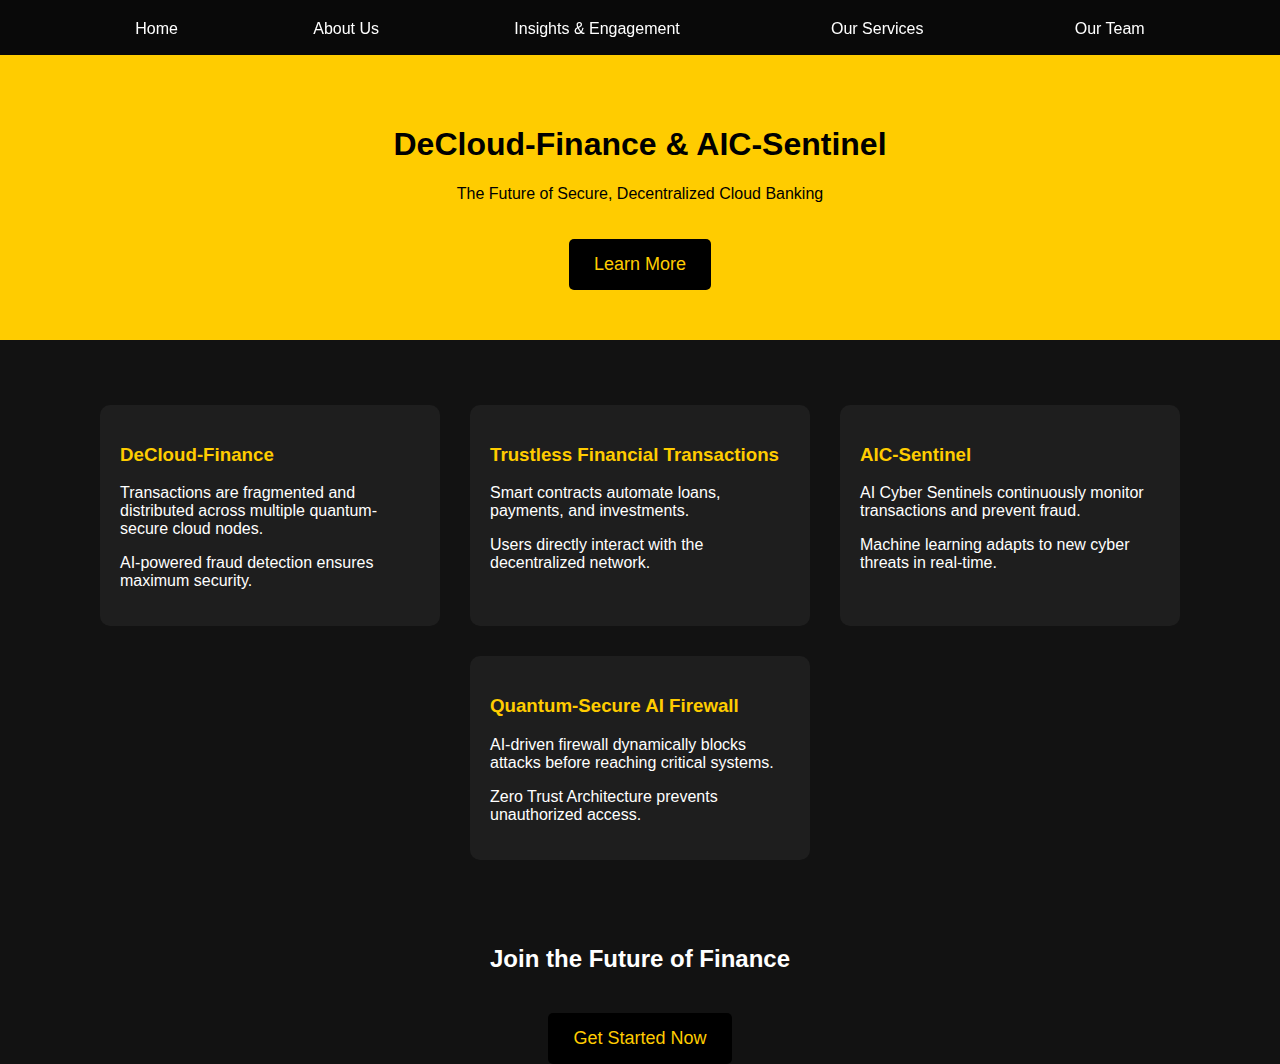
<file: Problem3.html>
<!DOCTYPE html>
<html lang="en">
<head>
    <meta charset="UTF-8">
    <meta name="viewport" content="width=device-width, initial-scale=1.0">
    <title>DeCloud-Finance & AIC-Sentinel</title>
    <link rel="stylesheet" href="https://cdnjs.cloudflare.com/ajax/libs/font-awesome/6.4.2/css/all.min.css">
    <style>
        body {
            font-family: Arial, sans-serif;
            margin: 0;
            padding: 0;
            background-color: #121212;
            color: white;
            text-align: center;
        }
        #headertabs{
    width: auto;
    height: 55px;
    background-color: rgba(0,0,0, 0.5);
    display: flex;
    justify-content: space-evenly;
    top: 0;
    position: sticky;
}
#headertabs a{
    color: white;
    text-decoration: none;
    margin-top: 20px;
}
.dropbtn {
    margin-top: 4px;
    color: white;
    padding: 16px;
    font-size: 16px;
    border: none;
  }
  
.dropdown {
    position: relative;
    display: inline-block;
}
.dropdown-content {
    display: none;
    position: absolute;
    background-color: rgba(0,0,0, 0.7);
    min-width: 160px;
    z-index: 1;
}
.dropdown-content a {
    color: black;
    padding: 12px 16px;
    text-decoration: none;
    display: block;
}
.dropdown-content a:hover {background-color: rgba(0,0,0, 0.9);}
.dropdown:hover .dropdown-content {display: block;}
        header {
            padding: 50px 20px;
            background-color: #ffcc00;
            color: black;
        }
        .cta-button {
            background-color: black;
            color: #ffcc00;
            padding: 15px 25px;
            border: none;
            border-radius: 5px;
            font-size: 18px;
            cursor: pointer;
            margin-top: 20px;
        }
        .cta-button:hover {
            background-color: #333;
        }
        .features {
            display: flex;
            flex-wrap: wrap;
            justify-content: center;
            padding: 50px 10px;
        }
        .feature {
            background-color: #1e1e1e;
            padding: 20px;
            margin: 15px;
            width: 300px;
            border-radius: 10px;
            text-align: left;
        }
        .feature h3 {
            color: #ffcc00;
        }
    </style>
</head>
<body>
    <div id="headertabs">
        <a href="index.html">Home</a>
        <a href="aboutus.html">About Us</a>
        <a href="insight.html">Insights & Engagement</a>
        <div class="dropdown">
            <div class="dropbtn">Our Services</div>
            <div class="dropdown-content">
              
              <a href="cgold.html">C-Gold</a>
              <a href="neuroLock.html">Universal Cloud-Finance System / NeuroLock</a>
              <a href="Problem3.html"> DeCloud-Finance / AIC-Sentinel</a>
              
              <a href="otherProduct.html">Other Products</a>
            </div>
          </div>
        <a href="contact.html">Our Team</a>
    </div>
    <header>
        <h1>DeCloud-Finance & AIC-Sentinel</h1>
        <p>The Future of Secure, Decentralized Cloud Banking</p>
        <button class="cta-button">Learn More</button>
    </header>
    
    <section class="features">
        <div class="feature">
            <h3>DeCloud-Finance</h3>
            <p>Transactions are fragmented and distributed across multiple quantum-secure cloud nodes.</p>
            <p>AI-powered fraud detection ensures maximum security.</p>
        </div>
        <div class="feature">
            <h3>Trustless Financial Transactions</h3>
            <p>Smart contracts automate loans, payments, and investments.</p>
            <p>Users directly interact with the decentralized network.</p>
        </div>
        <div class="feature">
            <h3>AIC-Sentinel</h3>
            <p>AI Cyber Sentinels continuously monitor transactions and prevent fraud.</p>
            <p>Machine learning adapts to new cyber threats in real-time.</p>
        </div>
        <div class="feature">
            <h3>Quantum-Secure AI Firewall</h3>
            <p>AI-driven firewall dynamically blocks attacks before reaching critical systems.</p>
            <p>Zero Trust Architecture prevents unauthorized access.</p>
        </div>
    </section>
    
    <section class="cta-section">
        <h2>Join the Future of Finance</h2>
        <button class="cta-button">Get Started Now</button>
    </section>
</body>
</html>
</file>
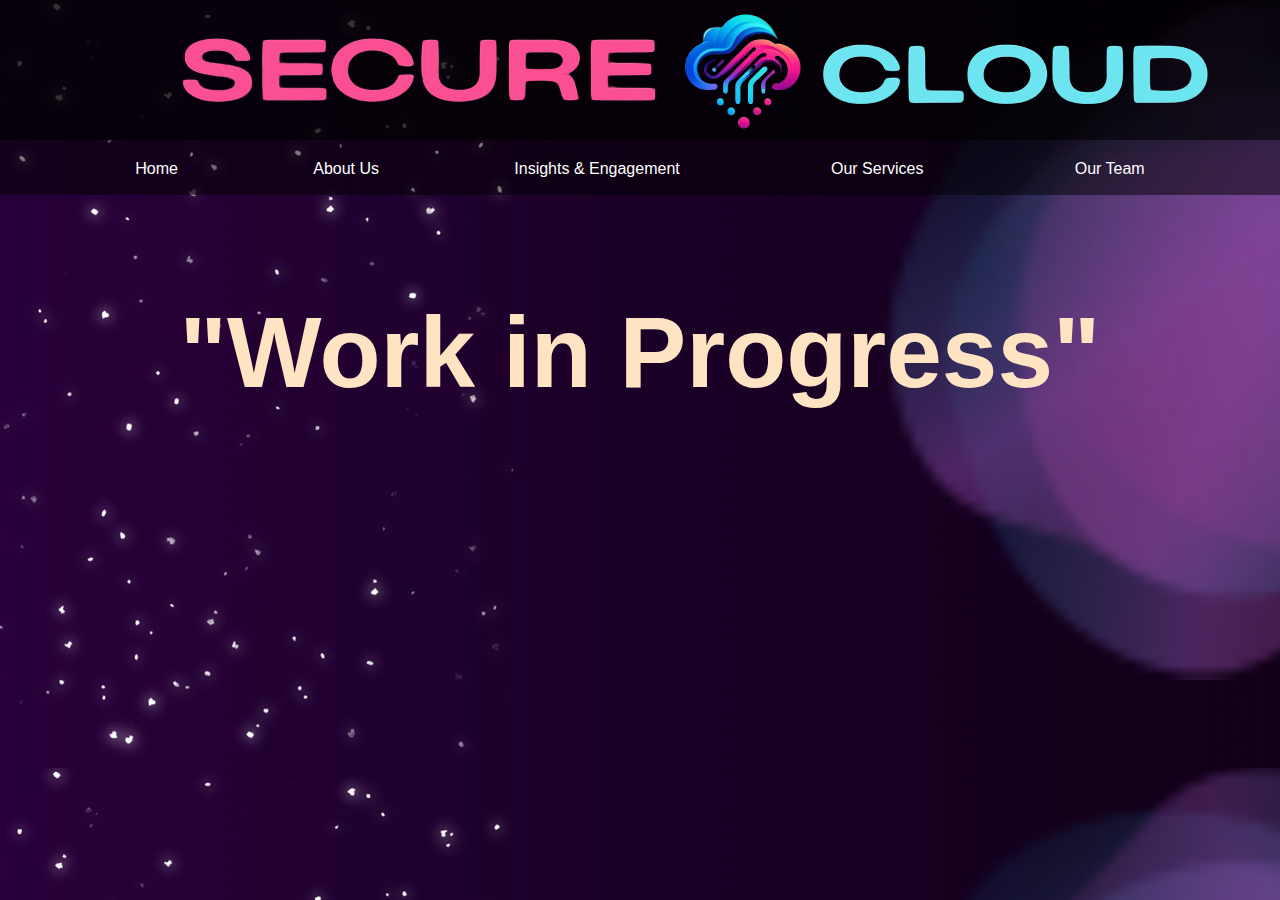
<file: WIP.html>
<!DOCTYPE html>
<html lang="en">
<head>
    <meta charset="UTF-8">
    <meta name="viewport" content="width=device-width, initial-scale=1.0">
    <title>Work in Progress</title>
    <link rel="stylesheet" href="style.css">
</head>
<body>
    <div id="headerlogo">
        <div id="headerlogoalign"></div>
    </div>
    <div id="headertabs">
        <a href="index.html">Home</a>
        <a href="aboutus.html">About Us</a>
        <a href="insight.html">Insights & Engagement</a>
        <div class="dropdown">
            <div class="dropbtn">Our Services</div>
            <div class="dropdown-content">
              
              <a href="cgold.html">C-Gold</a>
              <a href="neuroLock.html">Universal Cloud-Finance System / NeuroLock</a>
              <a href="Problem3.html"> DeCloud-Finance / AIC-Sentinel</a>
              
              <a href="otherProduct.html">Other Products</a>
            </div>
          </div>
        <a href="contact.html">Our Team</a>
    </div>
    <center><h1 id="wiph1">"Work in Progress"</h1></center>
    
</body>
</html>
</file>
<file: style.css>
*{
    margin: 0;
    padding: 0;
    font-family:Arial, Helvetica, sans-serif ;
}
body{
    background-image: url("bacground1.jpg");
    background-size: auto;
    background-repeat: repeat;
}
#headerlogo{
    width: auto;
    height: 140px;
    background-color: rgba(0,0,0, 0.8);

}
#headerlogoalign{
    width: auto;
    height: 140px;
    margin-left: 70px;
    background-image: url("logo.png");
    background-size: cover;
}
#headertabs{
    width: auto;
    height: 55px;
    background-color: rgba(0,0,0, 0.5);
    display: flex;
    justify-content: space-evenly;
    top: 0;
    position: sticky;
}
#headertabs a{
    color: white;
    text-decoration: none;
    margin-top: 20px;
}
.dropbtn {
    margin-top: 4px;
    color: white;
    padding: 16px;
    font-size: 16px;
    border: none;
  }
  
.dropdown {
    position: relative;
    display: inline-block;
}
.dropdown-content {
    display: none;
    position: absolute;
    background-color: rgba(0,0,0, 0.7);
    min-width: 160px;
    z-index: 1;
}
.dropdown-content a {
    color: black;
    padding: 12px 16px;
    text-decoration: none;
    display: block;
}
.dropdown-content a:hover {background-color: rgba(0,0,0, 0.9);}
.dropdown:hover .dropdown-content {display: block;}

#banner{
    width: auto;
    height: 600px;
    background-image: url("slidebanner.jpg");
    background-size: cover;
}
#banneraboutus{
    width: auto;    
    height: 600px;
    background-image: url("Designer.jpeg");
    background-size: cover;

}
#container{
    width: auto;
    height: 300px;
    margin-top: 50px;
    display: flex;
    justify-content: space-evenly;
}
.indexcontainericon1 {
    width: 100px;
    height: 100px;
    background-image: url("icon1.png");
    background-size: cover;
    margin-left: 35%;
    margin-bottom: 10px;
}
.indexcontainericon2 {
    width: 100px;
    height: 100px;
    background-image: url("icon2.png");
    background-size: cover;
    margin-left: 35%;
    margin-bottom: 10px;
}
.indexcontainericon3 {
    width: 100px;
    height: 100px;
    background-image: url("icon3.png");
    background-size: cover;
    margin-left: 35%;
    margin-bottom: 10px;
}
.indexcontainer{

    width: 25%;
    height: auto;
    background-color: rgba(0,0,0, 0.5);
    padding: 15px;
    display: inline-block;
    text-align:center; 
    border-radius: 5%;
    color: azure;
}
#globalbanner{
    height: 400px;
    width: auto;
    display: flex;
    justify-content: center;
    align-items: center;
    background-image: url("global banner.png");
    background-size: contain;
    margin: 50px 0px 50px 0px;
    color: beige;
}
#globalbanner a{
    color: azure;
    
}
#clientwhole{
    margin-bottom: 50px;
}
#ourclientsh1{
    font-weight: bold;
    font-size: 45px;
    text-align:center;
    color:white;
    margin-bottom: 30px;
}
#ourclientsh12{
    font-weight: bold;
    font-size: 45px;
    text-align:center;
    color:white;
    margin-top: 40px;
}
#ourclients{
    display: flex;
    justify-content: center;
}
#first{
    height:130px;
    width: 230px;
    background-image: url("dell.png");
    background-size: cover;
    background-color: rgba(0,0,0, 0.7);
    border-radius:6%;
    display:inline-block;
    margin-right: 5px;
}
#sec{
    height:130px;
    width: 230px;
    background-image: url("siemens.png");
    background-size: cover;
    background-color: rgba(0,0,0, 0.7);
    border-radius:6%;
    display:inline-block;
    margin-right: 5px;
}

#third{
    height:130px;
    width: 230px;
    background-image: url("hp.png");
    background-size: cover;
    background-color: rgba(0,0,0, 0.7);
    border-radius:6%;
    display:inline-block;
    margin-right: 5px;
}
#fourth{
    height:130px;
    width: 230px;
    background-image: url("lego.png");
    background-size: cover;
    background-color: rgba(0,0,0, 0.7);
    border-radius:6%;
    display:inline-block;
    margin-right: 5px;
}

#fifth{
    height:130px;
    width: 230px;
    background-image: url("unity.png");
    background-size: cover;
    background-color: rgba(0,0,0, 0.7);
    border-radius:6%;
    display:inline-block;
}

#aboutus{
    width: auto;
    height: 245px;
    margin: 5%;
    padding: 50px 80px 0px 80px;
    background-color: rgba(0,0,0, 0.5);
    border-radius: 3%;
    color: beige;
}
#aboutuscontainerwhole{
    width: auto;
    height: auto;
    display: flex;
    justify-content: space-evenly;
}
.aboutuscontainer{
    padding:50px;
    margin: 28px;
    background-color: rgba(0,0,0, 0.5);
    border-radius: 5%;
    text-align:center;
    width:20%;
    display:inline-block;
    color: bisque;
}


.aboutuscontainer a{
    color: beige;
}

.aboutuscontainer a:hover{
    background-color: rgba(0,0,0, 0.9);
}
#aboutuscontainerimg1{
    width: auto;
    height: 300px;
    background-image: url("whoweare.jpeg");
    background-size: cover;
    margin-bottom: 7px;
    border-radius: 5%;
}
#aboutuscontainerimg2{
    width: auto;
    height: 300px;
    background-image: url("ourmissions.jpeg");
    background-size: cover;
    margin-bottom: 7px;
    border-radius: 5%;
}
#aboutuscontainerimg3{
    width: auto;
    height: 300px;
    background-image: url("whatwedo.jpeg");
    background-size: cover;
    margin-bottom: 7px;
    border-radius: 5%;
}
#aboutuscontainerimg4{
    width: auto;
    height: 300px;
    background-image: url("ourvalue.jpeg");
    background-size: cover;
    margin-bottom: 7px;
    border-radius: 5%;
}
#aboutuscontainerimg5{
    width: auto;
    height: 300px;
    background-image: url("whychooseus.jpeg");
    background-size: cover;
    margin-bottom: 7px;
    border-radius: 5%;
}
#aboutuscontainerimg6{
    width: auto;
    height: 300px;
    background-image: url("ouradvantage.jpeg");
    background-size: cover;
    margin-bottom: 7px;
    border-radius: 5%;
}
#missioboxwhole{
    margin: 50px 0px 50px 0px;
    display: flex;
    justify-content: center;
    height: 350px;
    
}
.missionbox {
    display: flex;
    background-color: rgba(0,0,0, 0.5);
    border-radius: 10px;
    width: 100%;
    max-width: 90%;

}

.missionbox img {
    width: 40%;
    object-fit: cover;
}

.missionbox .missioncontent {
    padding: 20px;
    color: #fff;
    display: flex;
    flex-direction: column;
    justify-content: center;
}

.missionbox .missoncontent h2 {
    margin: 0;
    font-size: 1.8rem;
}

.missionbox .missioncontent p {
    margin-top: 10px;
    font-size: 1rem;
    line-height: 1.5;
}
#problemh1{
    text-align:center;
    color: antiquewhite;
    margin: 20px 0px 20px 0px;
    font-size:40;
}
#problem1image{
    background-image: url("compliance.jpeg");
    background-size: cover;
    height:600px;
    margin-bottom: 20px;
}
#problem2image{
    background-image: url("cybersecurity.jpg");
    background-size: cover;
    height:600px;
    margin-bottom: 20px;
}
#problem3image{
    background-image: url("marketing.jpg");
    background-size: cover;
    height:600px;
    margin-bottom: 20px;
}
#solh2{
    font-weight: bold;
    font-size:30;
    text-align:center;
    color: antiquewhite;
    margin-bottom: 20px;
}
#action{
    font-weight:light;
    color: antiquewhite;
    margin-bottom: 20px;
}

#solp{
    font-size:30px;
    color: antiquewhite;
    margin-bottom: 20px;
}
#problemli{
    font-size: 25px;
    color: antiquewhite;
    margin-bottom: 10px;
}
.problemul{
    margin-left:10%;
    margin-right:10%;
    color: antiquewhite;
    margin-bottom: 50px;
}
#problemcontent{
    background-color:  rgba(0,0,0, 0.7);
    margin: 50px;
    padding: 20px;
    border-radius: 2%;
}
#teamh1{
    text-decoration: underline;
    font-weight: bold;
    text-align:center;
    font-size:40px;
    color: blanchedalmond;
    margin-top: 20px;
}
#img_member1{
    height:240px;
    width: 240px;
    background-image: url("Anik.jpeg");
    background-size: cover;
    border:2px,solid,black;
    border-radius:50%;
    display:inline-block;
}
#img_member2{
    height:240px;
    width: 240px;
    background-image: url("Yajur.png");
    background-size: cover;
    background-color: black;
    border:2px,solid,black;
    border-radius:50%;
    display:inline-block;
}
#img_member3{
    height:240px;
    width: 240px;
    background-image: url("Aniket.jpeg");
    background-size: cover;
    background-color: black;
    border:2px,solid,black;
    border-radius:50%;
    display:inline-block;
}
#img_member4{
    height:240px;
    width: 240px;
    background-image: url("Jatin.jpeg");
    background-size: cover;
    background-color: black;
    border:2px,solid,black;
    border-radius:50%;
    display:inline-block;
}
.contactname{
    margin-top:3%;
    margin-left:20%;
    margin-right:10%;
    color: blanchedalmond;
}
.info{
    
    margin-left: 12%;
    margin-right:12%;
    text-align:left;
    font-size:15px;;
    display:inline-block;
    color: blanchedalmond;
}
.info h4{
    margin-bottom: 20px;
}
#link{
    color:black;
    color: blanchedalmond;
}
#wiph1{
    font-size: 100px;
    margin-top: 100px;
    color: bisque
}
#footer{
    width: auto;
    height: auto;
    background-color: rgba(0,0,0, 0.9);
    display: flex;
    justify-content: space-evenly;
}
.block{
    width: 22%;
    height: 250px;
    padding: 30px;
    display: inline-block;
}
.block h3{
    color: antiquewhite;
}
.block h5 a{
    margin: 10px;
    text-decoration: none;
    color: antiquewhite;
}
.block h5{
    margin: 20px;
}
</file>
<file: styles1.css>
body {
    font-family: Arial, sans-serif;
    margin: 0;
    padding: 0;
    background-color: #121212;
    color: white;
    text-align: center;
}

header {
    padding: 50px 20px;
    background-color: #ffcc00;
    color: black;
}
#headertabs{
    width: auto;
    height: 55px;
    background-color: rgba(0,0,0, 0.5);
    display: flex;
    justify-content: space-evenly;
    top: 0;
    position: sticky;
}
#headertabs a{
    color: white;
    text-decoration: none;
    margin-top: 20px;
}
.dropbtn {
    margin-top: 4px;
    color: white;
    padding: 16px;
    font-size: 16px;
    border: none;
  }
  
.dropdown {
    position: relative;
    display: inline-block;
}
.dropdown-content {
    display: none;
    position: absolute;
    background-color: rgba(0,0,0, 0.7);
    min-width: 160px;
    z-index: 1;
}
.dropdown-content a {
    color: black;
    padding: 12px 16px;
    text-decoration: none;
    display: block;
}
.dropdown-content a:hover {background-color: rgba(0,0,0, 0.9);}
.dropdown:hover .dropdown-content {display: block;}
.cta-button {
    background-color: black;
    color: #ffcc00;
    padding: 15px 25px;
    border: none;
    border-radius: 5px;
    font-size: 18px;
    cursor: pointer;
    margin-top: 20px;
}

.cta-button:hover {
    background-color: #333;
}

.features {
    display: flex;
    flex-wrap: wrap;
    justify-content: center;
    padding: 50px 10px;
}

.feature {
    background-color: #1e1e1e;
    padding: 20px;
    margin: 15px;
    width: 250px;
    border-radius: 10px;
}

.feature img {
    width: 50px;
    margin-bottom: 10px;
}

.cta-section {
    padding: 50px;
    background-color: #ffcc00;
    color: black;
}
</file>
